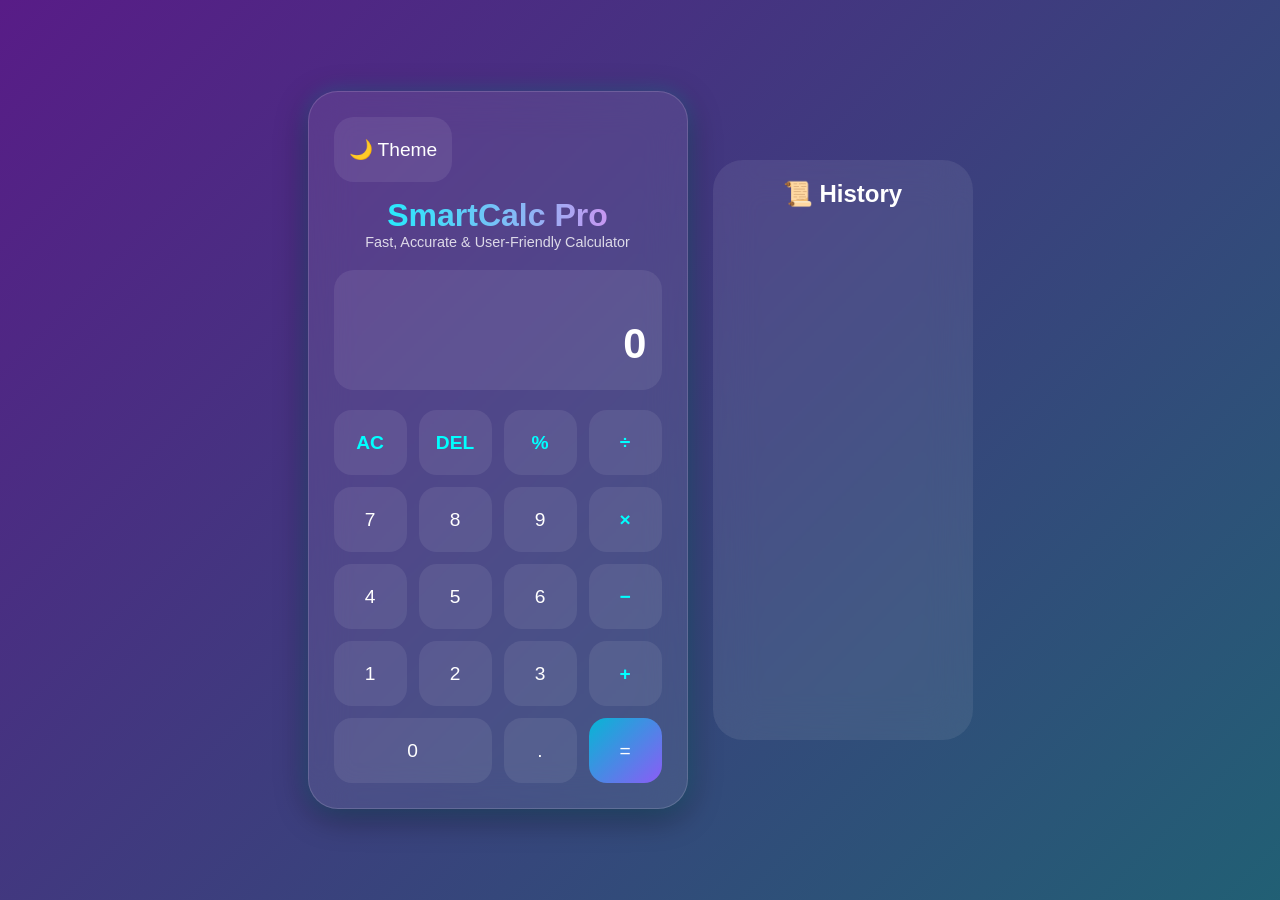
<file: Codsoft internship/calculator/index.html>
<!DOCTYPE html>
<html lang="en">
<head>
<meta charset="UTF-8">
<meta name="viewport" content="width=device-width, initial-scale=1.0">

<title>SmartCalc Pro</title>

<style>

*{
    margin:0;
    padding:0;
    box-sizing:border-box;
    font-family:'Segoe UI',sans-serif;
}

body{
    min-height:100vh;
    display:flex;
    justify-content:center;
    align-items:center;
    background:linear-gradient(
    -45deg,
    #0f172a,
    #1e1b4b,
    #0f766e,
    #581c87
    );
    background-size:400% 400%;
    animation:bgMove 12s ease infinite;
    color:white;
    overflow:hidden;
}

@keyframes bgMove{
    0%{background-position:0% 50%;}
    50%{background-position:100% 50%;}
    100%{background-position:0% 50%;}
}

.container{
    display:flex;
    gap:25px;
    flex-wrap:wrap;
    justify-content:center;
    align-items:center;
}

.calculator{
    width:380px;
    backdrop-filter:blur(20px);
    background:rgba(255,255,255,0.08);
    border:1px solid rgba(255,255,255,0.15);
    border-radius:30px;
    padding:25px;
    box-shadow:
    0 8px 32px rgba(0,0,0,.4),
    0 0 20px rgba(0,255,255,.2);
}

.header{
    text-align:center;
    margin-bottom:20px;
}

.header h1{
    font-size:2rem;
    background:linear-gradient(
    90deg,
    cyan,
    violet
    );
    -webkit-background-clip:text;
    -webkit-text-fill-color:transparent;
}

.header p{
    opacity:.8;
    font-size:.9rem;
}

.display{
    height:120px;
    border-radius:20px;
    background:rgba(255,255,255,.08);
    padding:15px;
    text-align:right;
    margin-bottom:20px;
    overflow:hidden;
}

.previous{
    font-size:1rem;
    opacity:.6;
    min-height:25px;
}

.current{
    font-size:2.6rem;
    font-weight:bold;
    margin-top:10px;
    transition:.2s;
}

.buttons{
    display:grid;
    grid-template-columns:repeat(4,1fr);
    gap:12px;
}

button{
    border:none;
    height:65px;
    border-radius:18px;
    cursor:pointer;
    color:white;
    font-size:1.2rem;
    background:rgba(255,255,255,.08);
    transition:.25s;
}

button:hover{
    transform:translateY(-3px);
    box-shadow:0 0 15px cyan;
}

button:active{
    transform:scale(.92);
}

.operator{
    color:cyan;
    font-weight:bold;
}

.equal{
    background:linear-gradient(
    135deg,
    #06b6d4,
    #8b5cf6
    );
}

.zero{
    grid-column:span 2;
}

.history{
    width:260px;
    height:580px;
    overflow:auto;
    backdrop-filter:blur(20px);
    background:rgba(255,255,255,.08);
    border-radius:30px;
    padding:20px;
}

.history h2{
    text-align:center;
    margin-bottom:15px;
}

.history-item{
    padding:10px;
    margin-bottom:10px;
    background:rgba(255,255,255,.05);
    border-radius:10px;
    word-wrap:break-word;
}

.top-controls{
    display:flex;
    justify-content:space-between;
    margin-bottom:15px;
}

.toggle{
    padding:8px 15px;
    border-radius:20px;
    border:none;
    cursor:pointer;
}

.light{
    background:#f5f5f5;
    color:#111;
}

.light .calculator,
.light .history{
    background:rgba(255,255,255,.7);
    color:#111;
}

.light button{
    color:#111;
}

@media(max-width:900px){

    .container{
        flex-direction:column;
    }

    .history{
        width:380px;
        height:250px;
    }

}

</style>
</head>
<body>

<div class="container">

<div class="calculator">

<div class="top-controls">
<button class="toggle">🌙 Theme</button>
</div>

<div class="header">
<h1>SmartCalc Pro</h1>
<p>Fast, Accurate & User-Friendly Calculator</p>
</div>

<div class="display">
<div class="previous"></div>
<div class="current">0</div>
</div>

<div class="buttons">

<button class="operator">AC</button>
<button class="operator">DEL</button>
<button class="operator">%</button>
<button class="operator">÷</button>

<button>7</button>
<button>8</button>
<button>9</button>
<button class="operator">×</button>

<button>4</button>
<button>5</button>
<button>6</button>
<button class="operator">−</button>

<button>1</button>
<button>2</button>
<button>3</button>
<button class="operator">+</button>

<button class="zero">0</button>
<button>.</button>
<button class="equal">=</button>

</div>

</div>

<div class="history">
<h2>📜 History</h2>
<div id="historyList"></div>
</div>

</div>

<script>

const current=document.querySelector(".current");
const previous=document.querySelector(".previous");
const buttons=document.querySelectorAll(".buttons button");
const historyList=document.getElementById("historyList");
const toggle=document.querySelector(".toggle");

let expression="";

function updateDisplay(){
current.textContent=expression || "0";
}

function addHistory(text){

const item=document.createElement("div");
item.classList.add("history-item");
item.textContent=text;

historyList.prepend(item);

if(historyList.children.length>15){
historyList.removeChild(
historyList.lastChild
);
}

}

function calculate(){

try{

let exp=expression
.replace(/×/g,"*")
.replace(/÷/g,"/")
.replace(/−/g,"-");

if(exp.includes("/0")){
throw Error();
}

let result=eval(exp);

if(
result===Infinity ||
isNaN(result)
){
throw Error();
}

previous.textContent=
expression + " =";

addHistory(
expression + " = " + result
);

expression=result.toString();

}

catch{
expression="Error";
}

updateDisplay();

}

buttons.forEach(btn=>{

btn.addEventListener("click",()=>{

const value=btn.textContent;

if(value==="AC"){

expression="";
previous.textContent="";

}

else if(value==="DEL"){

expression=
expression.slice(0,-1);

}

else if(value==="="){

calculate();

}

else if(value==="%"){

try{
expression=
(
parseFloat(expression)/100
).toString();
}
catch{
expression="Error";
}

}

else{

if(expression==="Error"){
expression="";
}

expression+=value;

}

updateDisplay();

});

});

document.addEventListener("keydown",(e)=>{

const key=e.key;

if("0123456789".includes(key))
expression+=key;

else if(
["+","-","*","/","."].
includes(key)
)
expression+=key;

else if(key==="Enter")
calculate();

else if(key==="Backspace")
expression=
expression.slice(0,-1);

else if(key==="Escape"){
expression="";
previous.textContent="";
}

updateDisplay();

});

toggle.addEventListener("click",()=>{

document.body.classList.toggle("light");

});

</script>

</body>
</html>
</file>
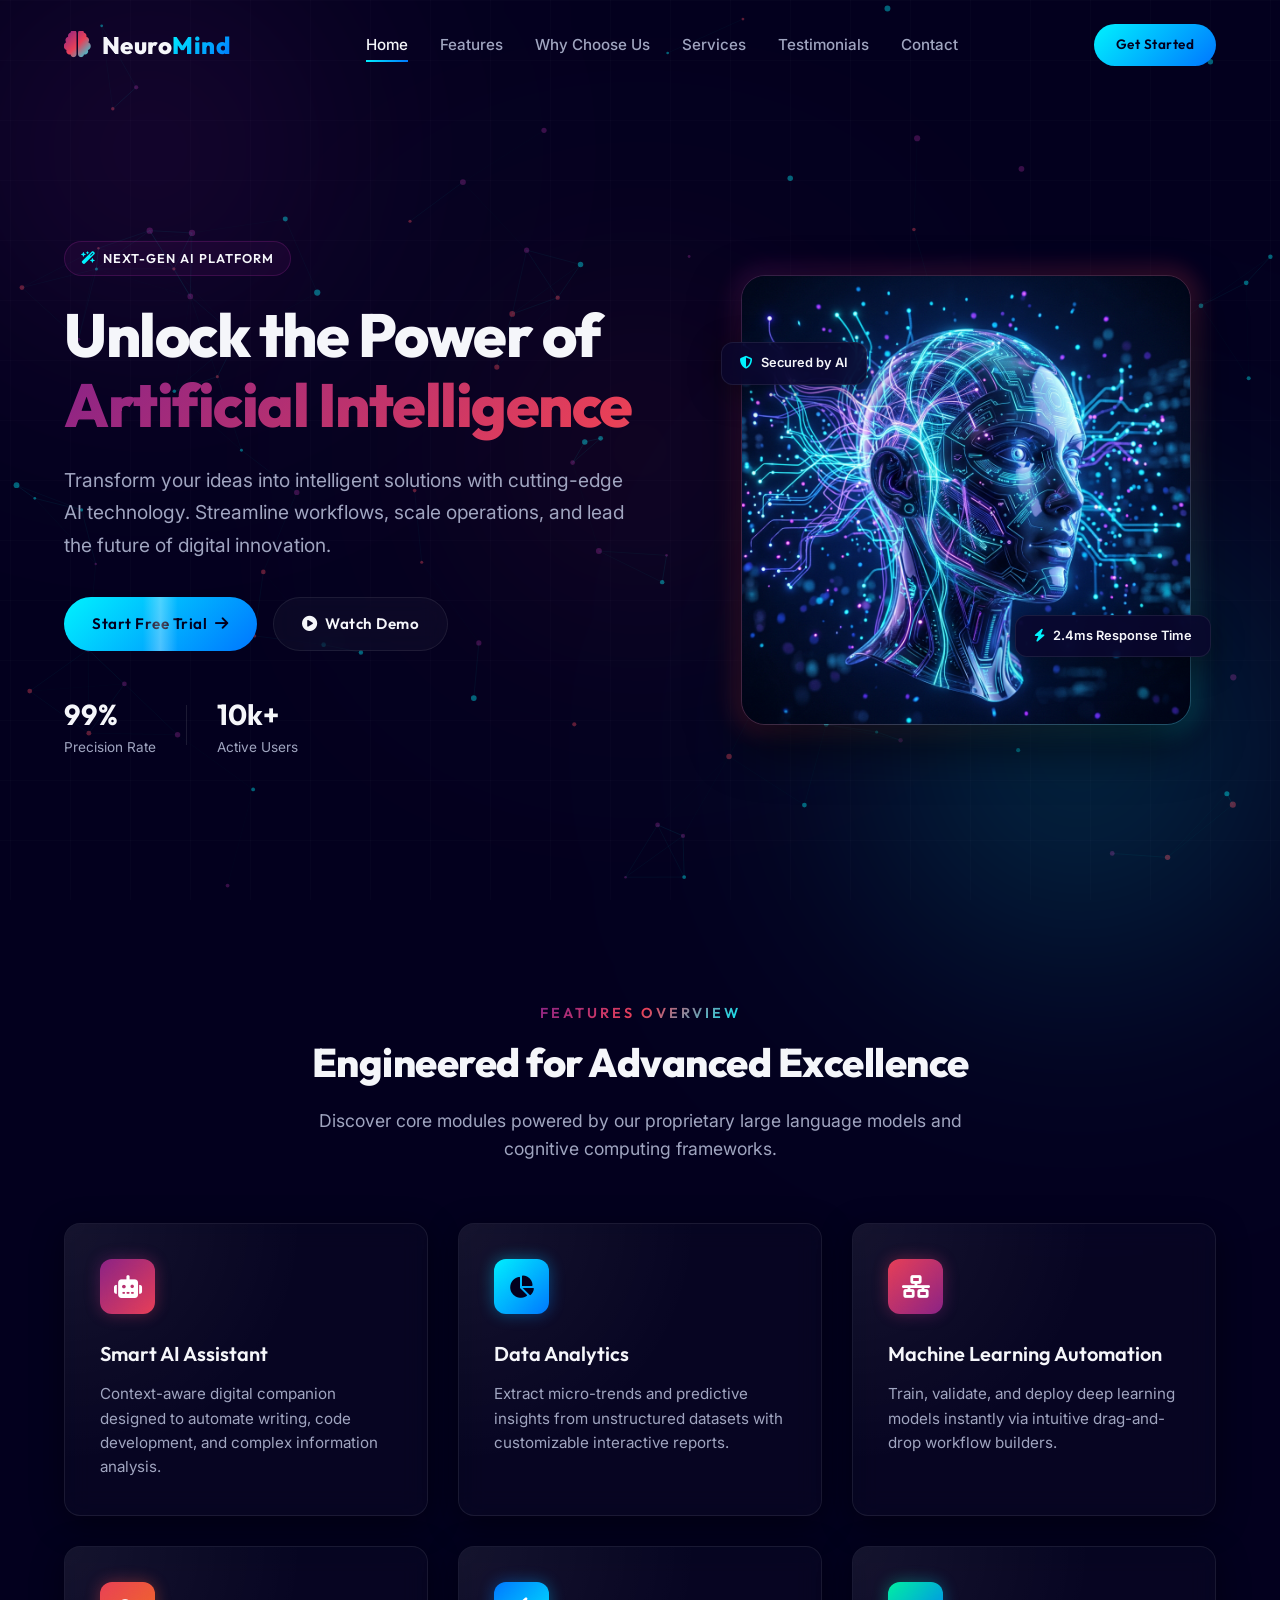
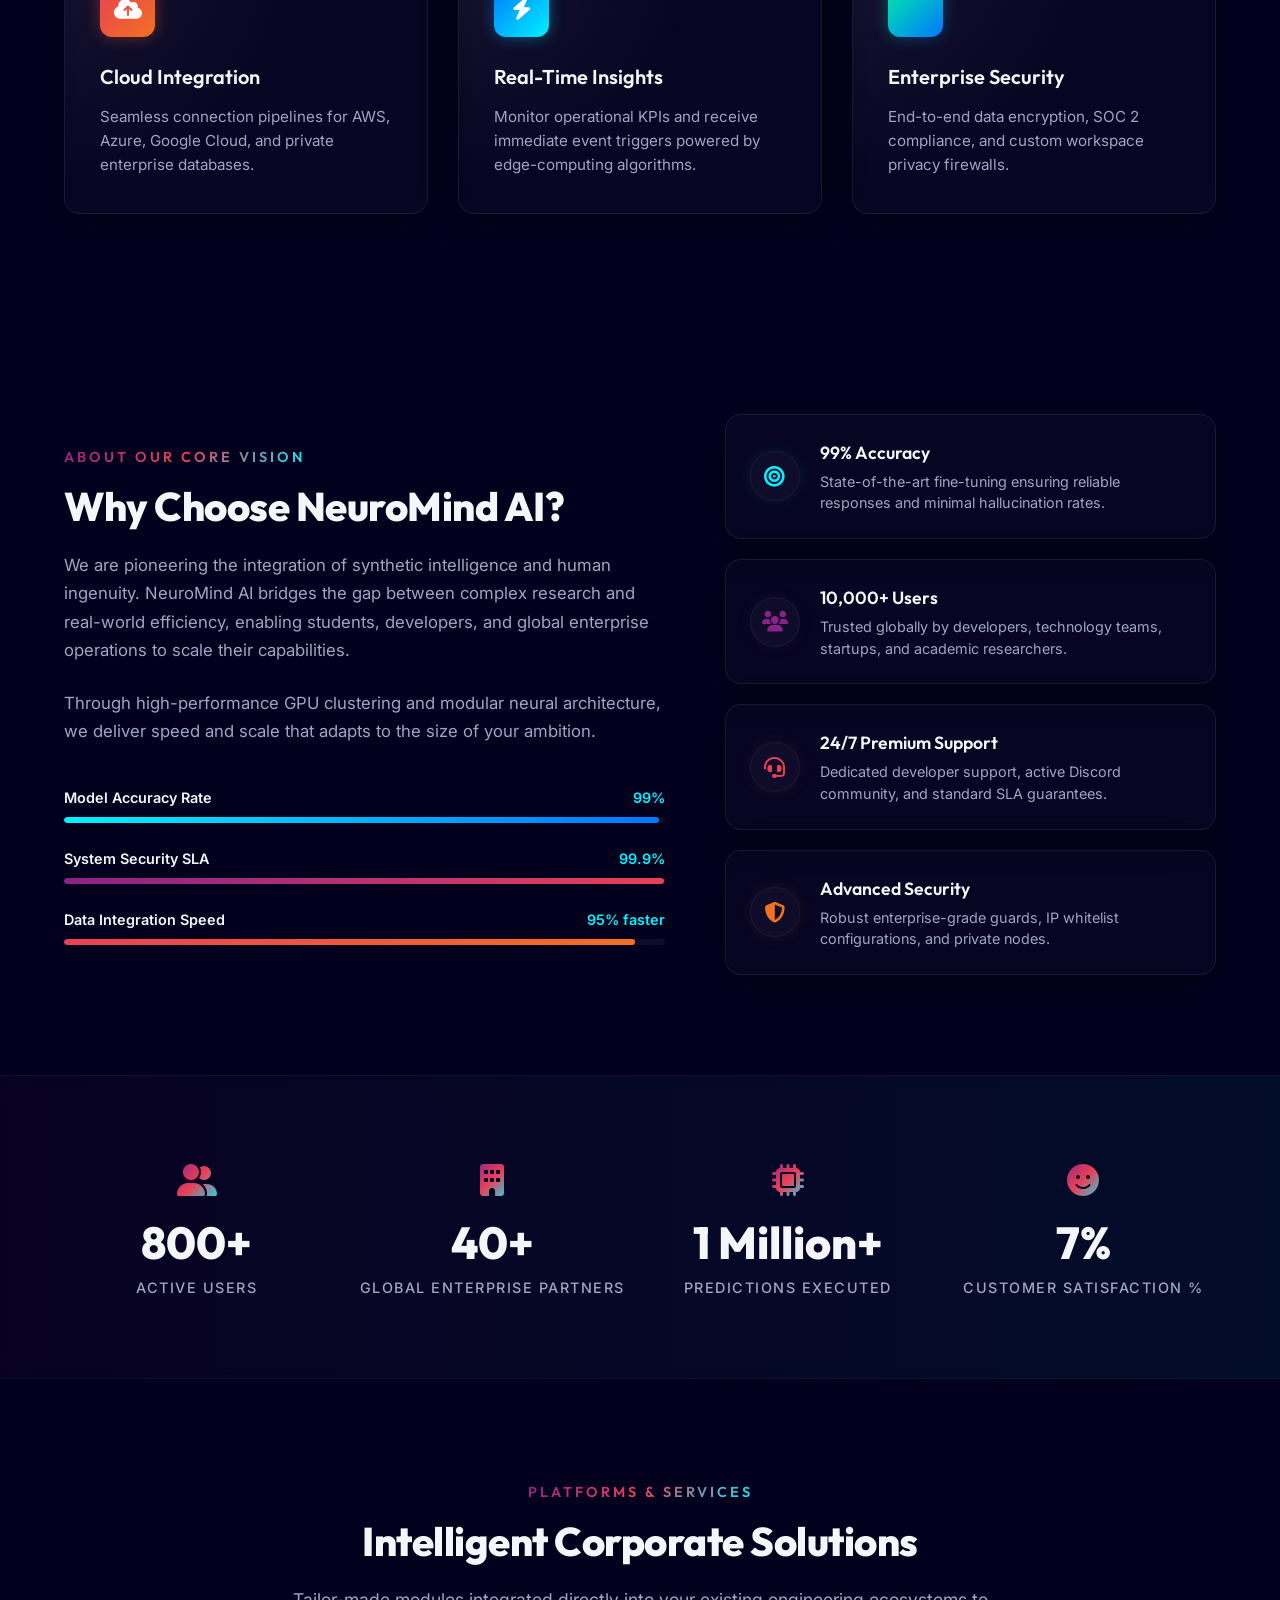
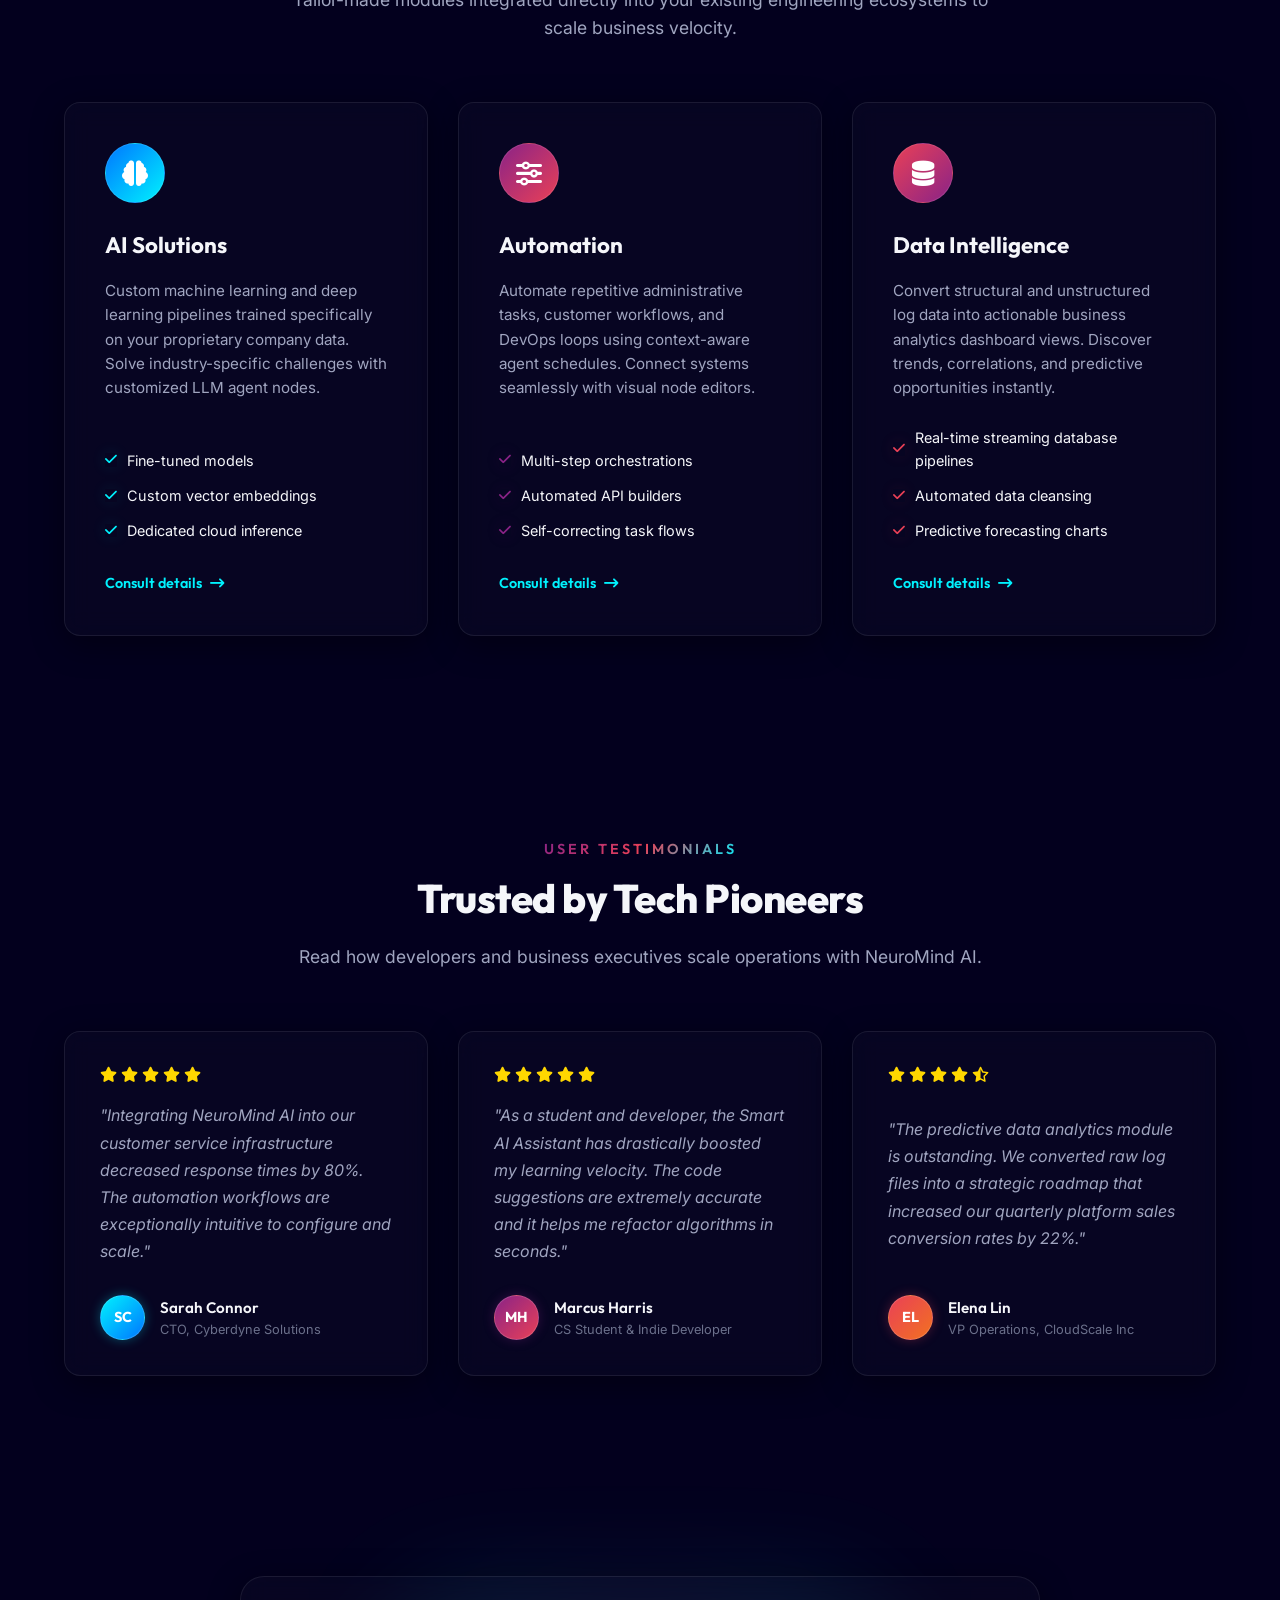
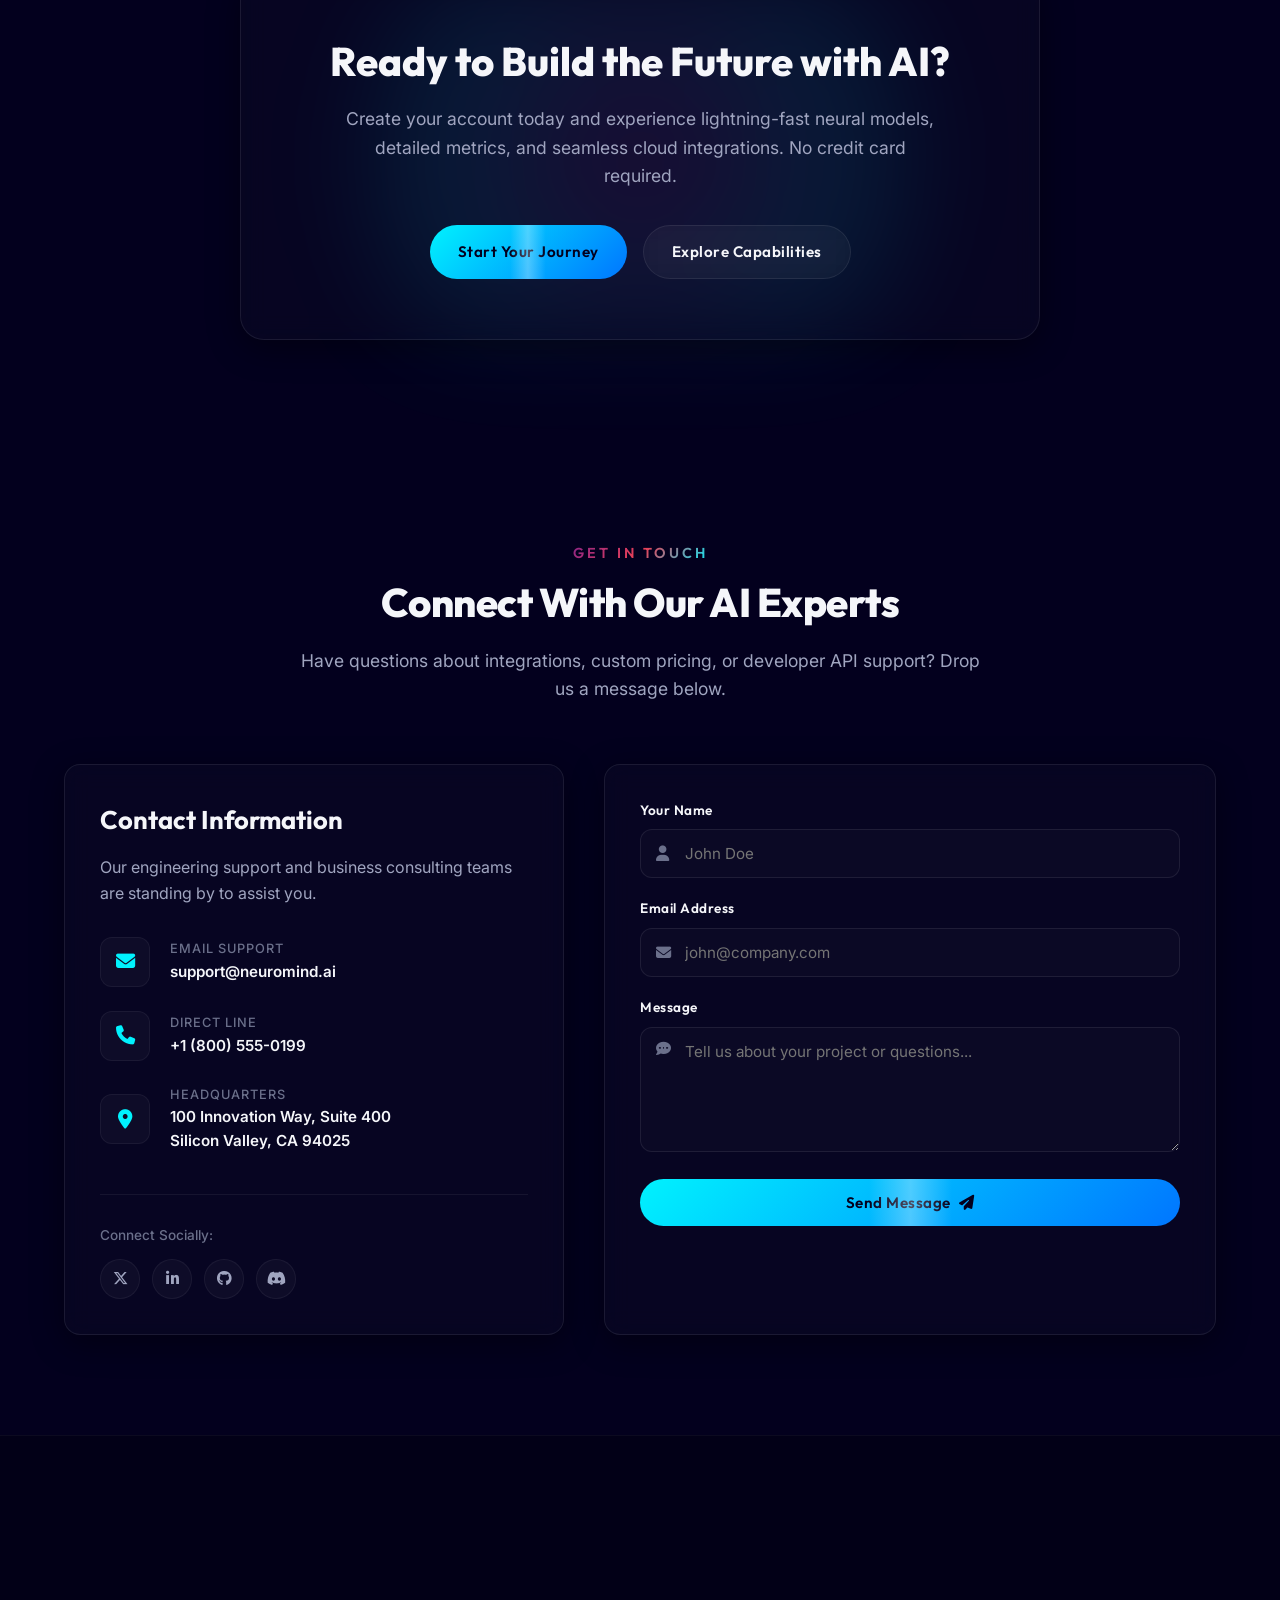
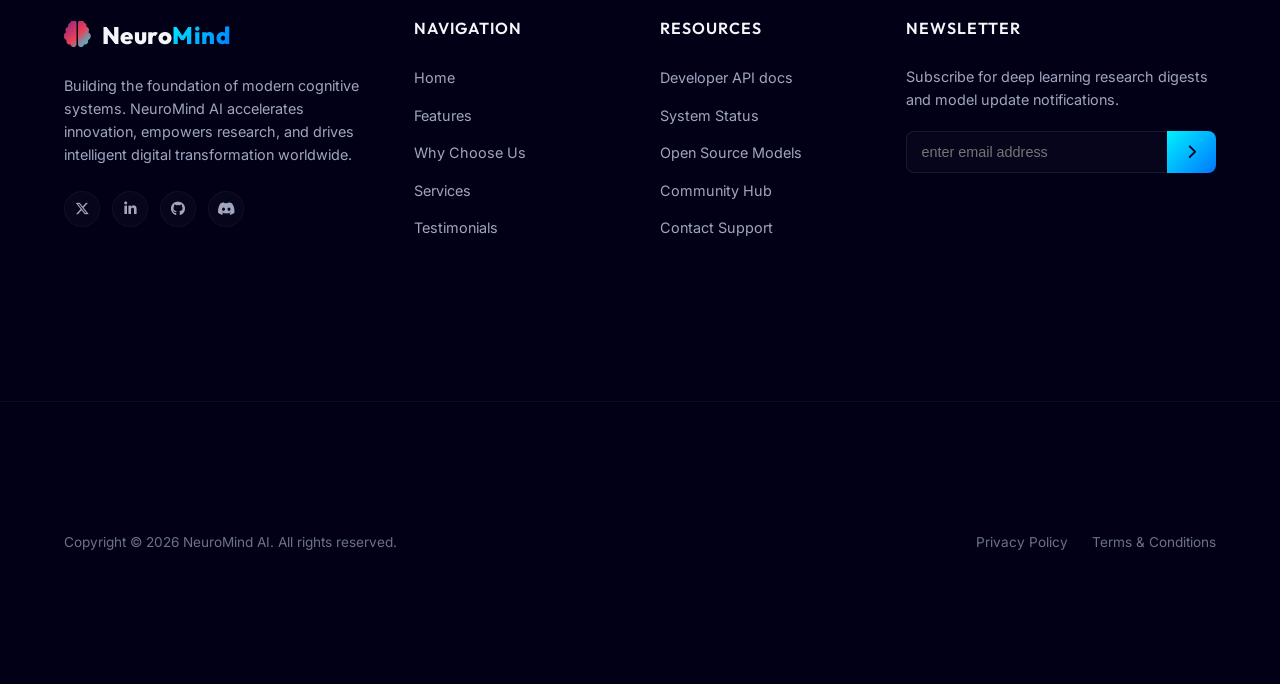
<file: Codsoft internship/landing page/index.html>
<!DOCTYPE html>
<html lang="en">
<head>
  <meta charset="UTF-8">
  <meta name="viewport" content="width=device-width, initial-scale=1.0">
  <title>NeuroMind AI – The Future of Intelligent Innovation</title>
  
  <meta name="description" content="Unlock the power of artificial intelligence with NeuroMind AI. Empowering developers, students, and businesses with advanced neural networks, real-time analytics, and machine learning solutions.">
  <meta name="keywords" content="AI platform, artificial intelligence, machine learning, automation, data intelligence, neural networks, predictive analytics">
  <meta name="author" content="NeuroMind AI">
  
  <meta property="og:type" content="website">
  <meta property="og:title" content="NeuroMind AI – The Future of Intelligent Innovation">
  <meta property="og:description" content="Unlock the power of artificial intelligence with NeuroMind AI. Elevate productivity, learning, and decision-making.">
  <meta property="og:image" content="assets/hero.png">
  
  <link rel="preconnect" href="https://fonts.googleapis.com">
  <link rel="preconnect" href="https://fonts.gstatic.com" crossorigin>
  <link href="https://fonts.googleapis.com/css2?family=Inter:wght@300;400;500;600&family=Outfit:wght@300;400;600;700;800&display=swap" rel="stylesheet">
  
  <link rel="stylesheet" href="https://cdnjs.cloudflare.com/ajax/libs/font-awesome/6.4.0/css/all.min.css">
  
  <style>

 
    :root {
      --bg-primary: #03001e;
      --bg-secondary: #0a062c;
      --bg-surface: rgba(10, 6, 44, 0.6);
      
      --accent-cyan: #00f2fe;
      --accent-purple: #8a2387;
      --accent-pink: #e94057;
      --accent-orange: #f27121;
      --accent-blue: #0076ff;
      --accent-green: #00f2a1;

      --gradient-main: linear-gradient(135deg, var(--accent-purple) 0%, var(--accent-pink) 50%, var(--accent-cyan) 100%);
      --gradient-cyan-blue: linear-gradient(135deg, var(--accent-cyan) 0%, var(--accent-blue) 100%);
      --gradient-purple-pink: linear-gradient(135deg, var(--accent-purple) 0%, var(--accent-pink) 100%);
      --gradient-pink-orange: linear-gradient(135deg, var(--accent-pink) 0%, var(--accent-orange) 100%);

      --text-primary: #f5f6fa;
      --text-secondary: #a0a5c0;
      --text-muted: #6b708b;

      --glass-bg: rgba(255, 255, 255, 0.02);
      --glass-border: rgba(255, 255, 255, 0.08);
      --glass-border-hover: rgba(255, 255, 255, 0.2);
      --glass-shadow: 0 8px 32px 0 rgba(0, 0, 0, 0.4);
      --backdrop-blur: blur(12px);

      --font-family-headings: 'Outfit', sans-serif;
      --font-family-body: 'Inter', sans-serif;

      --max-width: 1240px;
      --transition-fast: 0.25s cubic-bezier(0.4, 0, 0.2, 1);
      --transition-medium: 0.4s cubic-bezier(0.4, 0, 0.2, 1);
      --transition-slow: 0.8s cubic-bezier(0.16, 1, 0.3, 1);
    }

    * {
      margin: 0;
      padding: 0;
      box-sizing: border-box;
    }

    html {
      scroll-behavior: smooth;
      font-size: 16px;
      background-color: var(--bg-primary);
      overflow-x: hidden;
    }

    body {
      font-family: var(--font-family-body);
      color: var(--text-primary);
      line-height: 1.6;
      min-height: 100vh;
      position: relative;
      overflow-x: hidden;
    }

    ::-webkit-scrollbar {
      width: 10px;
    }
    ::-webkit-scrollbar-track {
      background: var(--bg-primary);
    }
    ::-webkit-scrollbar-thumb {
      background: rgba(138, 35, 135, 0.3);
      border-radius: 5px;
      border: 2px solid var(--bg-primary);
    }
    ::-webkit-scrollbar-thumb:hover {
      background: rgba(138, 35, 135, 0.6);
    }

    #particle-canvas {
      position: fixed;
      top: 0;
      left: 0;
      width: 100%;
      height: 100%;
      z-index: -2;
      pointer-events: none;
    }

    .glow-orb {
      position: fixed;
      border-radius: 50%;
      filter: blur(120px);
      opacity: 0.25;
      z-index: -1;
      pointer-events: none;
      mix-blend-mode: screen;
    }

    .glow-orb-1 {
      width: 500px;
      height: 500px;
      background: radial-gradient(circle, var(--accent-purple) 0%, transparent 70%);
      top: -100px;
      left: -100px;
      animation: floatOrb 20s infinite alternate ease-in-out;
    }

    .glow-orb-2 {
      width: 600px;
      height: 600px;
      background: radial-gradient(circle, var(--accent-cyan) 0%, transparent 70%);
      bottom: -150px;
      right: -100px;
      animation: floatOrb 25s infinite alternate-reverse ease-in-out;
    }

    .glow-orb-3 {
      width: 400px;
      height: 400px;
      background: radial-gradient(circle, var(--accent-pink) 0%, transparent 70%);
      top: 50%;
      left: 50%;
      transform: translate(-50%, -50%);
      opacity: 0.15;
    }

    @keyframes floatOrb {
      0% { transform: translate(0, 0) scale(1); }
      100% { transform: translate(50px, 30px) scale(1.1); }
    }

   
    .preloader {
      position: fixed;
      top: 0;
      left: 0;
      width: 100%;
      height: 100%;
      background-color: var(--bg-primary);
      display: flex;
      justify-content: center;
      align-items: center;
      z-index: 9999;
      transition: opacity 0.6s ease, visibility 0.6s;
    }

    .preloader.fade-out {
      opacity: 0;
      visibility: hidden;
    }

    .loader-container {
      text-align: center;
    }

    .loader-logo {
      font-family: var(--font-family-headings);
      font-size: 2.5rem;
      font-weight: 800;
      color: var(--text-primary);
      margin-bottom: 20px;
      letter-spacing: 1px;
    }

    .loader-logo span {
      background: var(--gradient-cyan-blue);
      -webkit-background-clip: text;
      -webkit-text-fill-color: transparent;
    }

    .loader-spinner {
      width: 60px;
      height: 60px;
      margin: 0 auto 20px;
      border: 3px solid rgba(255, 255, 255, 0.03);
      border-top: 3px solid var(--accent-cyan);
      border-bottom: 3px solid var(--accent-purple);
      border-radius: 50%;
      animation: spin 1.5s linear infinite;
    }

    .loader-status {
      font-size: 0.85rem;
      color: var(--text-secondary);
      letter-spacing: 2px;
      text-transform: uppercase;
      animation: pulse 1.5s infinite;
    }

    @keyframes spin {
      0% { transform: rotate(0deg); }
      100% { transform: rotate(360deg); }
    }

    @keyframes pulse {
      0%, 100% { opacity: 0.6; }
      50% { opacity: 1; }
    }
    
    h1, h2, h3, h4 {
      font-family: var(--font-family-headings);
      font-weight: 700;
      color: var(--text-primary);
    }

    p {
      color: var(--text-secondary);
    }

    a {
      text-decoration: none;
      color: inherit;
      transition: var(--transition-fast);
    }

    .section-container {
      width: 90%;
      max-width: var(--max-width);
      margin: 0 auto;
      padding: 100px 0;
    }

    .section-header {
      text-align: center;
      margin-bottom: 60px;
      max-width: 700px;
      margin-left: auto;
      margin-right: auto;
    }

    .section-subtitle {
      font-family: var(--font-family-headings);
      font-size: 0.9rem;
      font-weight: 600;
      text-transform: uppercase;
      letter-spacing: 3px;
      background: var(--gradient-main);
      -webkit-background-clip: text;
      -webkit-text-fill-color: transparent;
      display: inline-block;
      margin-bottom: 12px;
    }

    .section-title {
      font-size: 2.5rem;
      font-weight: 800;
      line-height: 1.25;
      margin-bottom: 20px;
      letter-spacing: -0.5px;
    }

    .section-description {
      font-size: 1.1rem;
      color: var(--text-secondary);
    }

    .gradient-text {
      background: var(--gradient-main);
      -webkit-background-clip: text;
      -webkit-text-fill-color: transparent;
      background-size: 200% auto;
      animation: gradientFlow 6s linear infinite;
    }

    @keyframes gradientFlow {
      0% { background-position: 0% 50%; }
      50% { background-position: 100% 50%; }
      100% { background-position: 0% 50%; }
    }

    .btn {
      display: inline-flex;
      align-items: center;
      justify-content: center;
      padding: 14px 28px;
      border-radius: 30px;
      font-family: var(--font-family-headings);
      font-weight: 600;
      font-size: 0.95rem;
      cursor: pointer;
      transition: all 0.3s cubic-bezier(0.4, 0, 0.2, 1);
      letter-spacing: 0.5px;
      gap: 8px;
      border: 1px solid transparent;
    }

    .btn-primary {
      background: var(--gradient-cyan-blue);
      color: #03001e;
      border: none;
    }

    .btn-primary:hover {
      transform: translateY(-3px);
      box-shadow: 0 10px 20px rgba(0, 242, 254, 0.3);
    }

    .btn-glow {
      position: relative;
      overflow: hidden;
    }

    .btn-glow::after {
      content: '';
      position: absolute;
      top: -50%;
      left: -50%;
      width: 200%;
      height: 200%;
      background: linear-gradient(
        45deg,
        transparent 45%,
        rgba(255, 255, 255, 0.3) 50%,
        transparent 55%
      );
      transform: rotate(45deg);
      transition: transform 0.6s ease-in-out;
      pointer-events: none;
    }

    .btn-glow:hover::after {
      transform: translate(50%, 50%) rotate(45deg);
    }

    .btn-secondary {
      background: rgba(255, 255, 255, 0.03);
      color: var(--text-primary);
      border: 1px solid var(--glass-border);
      backdrop-filter: var(--backdrop-blur);
      -webkit-backdrop-filter: var(--backdrop-blur);
    }

    .btn-secondary:hover {
      background: rgba(255, 255, 255, 0.08);
      border-color: var(--glass-border-hover);
      transform: translateY(-3px);
    }

    .btn-block {
      display: flex;
      width: 100%;
    }

    .glass-card {
      background: var(--glass-bg);
      backdrop-filter: var(--backdrop-blur);
      -webkit-backdrop-filter: var(--backdrop-blur);
      border: 1px solid var(--glass-border);
      border-radius: 16px;
      box-shadow: var(--glass-shadow);
      padding: 35px;
      position: relative;
      overflow: hidden;
      transition: border-color 0.3s ease, transform 0.3s cubic-bezier(0.4, 0, 0.2, 1), box-shadow 0.3s ease;
    }

    .glass-card:hover {
      border-color: var(--glass-border-hover);
      transform: translateY(-5px);
      box-shadow: 0 15px 35px rgba(0, 0, 0, 0.5);
    }

    .card-glow {
      position: absolute;
      top: 0;
      left: 0;
      width: 100%;
      height: 100%;
      background: radial-gradient(600px circle at var(--mouse-x, 0) var(--mouse-y, 0), rgba(255, 255, 255, 0.06), transparent 40%);
      z-index: 1;
      pointer-events: none;
    }

  
    .main-header {
      position: fixed;
      top: 0;
      left: 0;
      width: 100%;
      z-index: 1000;
      padding: 24px 0;
      transition: all 0.4s ease;
    }

    .main-header.scrolled {
      padding: 14px 0;
      background: rgba(3, 0, 30, 0.75);
      backdrop-filter: blur(20px);
      -webkit-backdrop-filter: blur(20px);
      border-bottom: 1px solid rgba(255, 255, 255, 0.05);
    }

    .header-container {
      width: 90%;
      max-width: var(--max-width);
      margin: 0 auto;
      display: flex;
      justify-content: space-between;
      align-items: center;
    }

    .logo {
      font-family: var(--font-family-headings);
      font-size: 1.5rem;
      font-weight: 800;
      display: flex;
      align-items: center;
      gap: 10px;
      letter-spacing: 0.5px;
    }

    .logo-icon {
      background: var(--gradient-main);
      -webkit-background-clip: text;
      -webkit-text-fill-color: transparent;
      font-size: 1.7rem;
    }

    .logo-accent {
      background: var(--gradient-cyan-blue);
      -webkit-background-clip: text;
      -webkit-text-fill-color: transparent;
    }

    .nav-menu {
      display: flex;
      list-style: none;
      gap: 32px;
    }

    .nav-link {
      font-size: 0.95rem;
      font-weight: 500;
      color: var(--text-secondary);
      position: relative;
      padding: 8px 0;
    }

    .nav-link::after {
      content: '';
      position: absolute;
      bottom: 0;
      left: 0;
      width: 0;
      height: 2px;
      background: var(--gradient-cyan-blue);
      transition: width 0.3s ease;
    }

    .nav-link:hover, .nav-link.active {
      color: var(--text-primary);
    }

    .nav-link:hover::after, .nav-link.active::after {
      width: 100%;
    }

    .header-actions {
      display: flex;
      align-items: center;
      gap: 16px;
    }

    .nav-cta {
      padding: 10px 22px;
      font-size: 0.85rem;
    }

    .nav-cta-mobile {
      display: none;
    }

    .hamburger-menu {
      display: none;
      background: none;
      border: none;
      cursor: pointer;
      padding: 5px;
    }

    .hamburger-menu .bar {
      display: block;
      width: 25px;
      height: 2px;
      background-color: var(--text-primary);
      margin: 6px 0;
      transition: all 0.3s ease;
    }

    .hamburger-menu.active .bar:nth-child(1) {
      transform: translateY(8px) rotate(45deg);
    }

    .hamburger-menu.active .bar:nth-child(2) {
      opacity: 0;
    }

    .hamburger-menu.active .bar:nth-child(3) {
      transform: translateY(-8px) rotate(-45deg);
    }


    .hero-section {
      min-height: 100vh;
      display: flex;
      align-items: center;
      padding-top: 100px;
      position: relative;
    }

    .hero-section::before {
      content: '';
      position: absolute;
      top: 0;
      left: 0;
      width: 100%;
      height: 100%;
      background-image: linear-gradient(rgba(255, 255, 255, 0.015) 1px, transparent 1px),
                        linear-gradient(90deg, rgba(255, 255, 255, 0.015) 1px, transparent 1px);
      background-size: 60px 60px;
      background-position: center;
      pointer-events: none;
      z-index: -1;
    }

    .hero-container {
      display: grid;
      grid-template-columns: 1.1fr 0.9fr;
      align-items: center;
      gap: 40px;
    }

    .hero-badge {
      display: inline-flex;
      align-items: center;
      gap: 8px;
      background: rgba(138, 35, 135, 0.1);
      border: 1px solid rgba(138, 35, 135, 0.3);
      padding: 6px 16px;
      border-radius: 20px;
      margin-bottom: 24px;
    }

    .badge-icon {
      color: var(--accent-cyan);
      font-size: 0.8rem;
      animation: float 2s infinite ease-in-out;
    }

    .badge-text {
      font-family: var(--font-family-headings);
      font-size: 0.8rem;
      font-weight: 600;
      color: var(--text-primary);
      letter-spacing: 1px;
      text-transform: uppercase;
    }

    .hero-title {
      font-size: 3.8rem;
      line-height: 1.15;
      font-weight: 800;
      margin-bottom: 24px;
      letter-spacing: -1.5px;
    }

    .hero-subtitle {
      font-size: 1.2rem;
      line-height: 1.7;
      color: var(--text-secondary);
      margin-bottom: 35px;
      max-width: 580px;
    }

    .hero-cta-group {
      display: flex;
      gap: 16px;
      margin-bottom: 40px;
    }

    .hero-metrics {
      display: flex;
      align-items: center;
      gap: 30px;
    }

    .hero-metric-item {
      display: flex;
      flex-direction: column;
    }

    .hero-metric-item .metric-num {
      font-family: var(--font-family-headings);
      font-size: 1.8rem;
      font-weight: 700;
      color: var(--text-primary);
    }

    .hero-metric-item .metric-label {
      font-size: 0.85rem;
      color: var(--text-secondary);
    }

    .hero-metric-divider {
      width: 1px;
      height: 40px;
      background: rgba(255, 255, 255, 0.1);
    }

    .hero-visual {
      position: relative;
      display: flex;
      justify-content: center;
      align-items: center;
    }

    .hero-image-wrapper {
      position: relative;
      width: 100%;
      max-width: 450px;
      border-radius: 24px;
      z-index: 2;
      animation: float 6s infinite ease-in-out;
    }

    @keyframes float {
      0%, 100% { transform: translateY(0); }
      50% { transform: translateY(-15px); }
    }

    .hero-image-border {
      position: absolute;
      top: -10px;
      left: -10px;
      right: -10px;
      bottom: -10px;
      border-radius: 34px;
      background: var(--gradient-main);
      z-index: -1;
      opacity: 0.2;
      filter: blur(10px);
    }

    .hero-image {
      width: 100%;
      height: auto;
      border-radius: 24px;
      display: block;
      border: 1px solid rgba(255, 255, 255, 0.1);
      box-shadow: 0 20px 50px rgba(0, 0, 0, 0.6);
    }

    .floating-badge {
      position: absolute;
      background: rgba(10, 6, 44, 0.85);
      backdrop-filter: blur(8px);
      -webkit-backdrop-filter: blur(8px);
      border: 1px solid var(--glass-border);
      padding: 10px 18px;
      border-radius: 12px;
      font-size: 0.8rem;
      font-weight: 600;
      display: flex;
      align-items: center;
      gap: 8px;
      box-shadow: var(--glass-shadow);
      color: var(--text-primary);
    }

    .floating-badge i {
      color: var(--accent-cyan);
    }

    .fb-1 {
      top: 15%;
      left: -20px;
      animation: float 5s infinite ease-in-out alternate;
    }

    .fb-2 {
      bottom: 15%;
      right: -20px;
      animation: float 5s infinite ease-in-out alternate-reverse;
    }

  
    .features-grid {
      display: grid;
      grid-template-columns: repeat(3, 1fr);
      gap: 30px;
    }

    .feature-card {
      display: flex;
      flex-direction: column;
      align-items: flex-start;
      z-index: 5;
    }

    .card-icon-container {
      width: 55px;
      height: 55px;
      border-radius: 12px;
      display: flex;
      align-items: center;
      justify-content: center;
      font-size: 1.4rem;
      margin-bottom: 24px;
      color: #03001e;
      position: relative;
      z-index: 2;
    }

    .card-icon-container::after {
      content: '';
      position: absolute;
      top: 0;
      left: 0;
      width: 100%;
      height: 100%;
      border-radius: 12px;
      background: inherit;
      filter: blur(8px);
      opacity: 0.4;
      z-index: -1;
    }

    .bg-gradient-purple { background: var(--gradient-purple-pink); color: #fff; }
    .bg-gradient-cyan { background: var(--gradient-cyan-blue); color: #03001e; }
    .bg-gradient-pink { background: linear-gradient(135deg, var(--accent-pink) 0%, var(--accent-purple) 100%); color: #fff; }
    .bg-gradient-orange { background: var(--gradient-pink-orange); color: #fff; }
    .bg-gradient-blue { background: linear-gradient(135deg, var(--accent-blue) 0%, var(--accent-cyan) 100%); color: #fff; }
    .bg-gradient-green { background: linear-gradient(135deg, var(--accent-green) 0%, var(--accent-blue) 100%); color: #03001e; }

    .feature-card .card-title {
      font-size: 1.25rem;
      margin-bottom: 12px;
      font-weight: 600;
      z-index: 2;
    }

    .feature-card .card-description {
      font-size: 0.95rem;
      line-height: 1.6;
      color: var(--text-secondary);
      z-index: 2;
    }

    .feature-card:hover .card-icon-container {
      transform: scale(1.1) rotate(5deg);
      transition: transform 0.3s cubic-bezier(0.175, 0.885, 0.32, 1.275);
    }


    .about-grid {
      display: grid;
      grid-template-columns: 1.1fr 0.9fr;
      align-items: center;
      gap: 60px;
    }

    .about-paragraph {
      font-size: 1.05rem;
      line-height: 1.7;
      color: var(--text-secondary);
      margin-bottom: 24px;
    }

    .about-progress-group {
      margin-top: 40px;
      display: flex;
      flex-direction: column;
      gap: 24px;
    }

    .progress-item {
      display: flex;
      flex-direction: column;
      gap: 8px;
    }

    .progress-info {
      display: flex;
      justify-content: space-between;
      font-size: 0.9rem;
      font-weight: 600;
    }

    .progress-label {
      color: var(--text-primary);
    }

    .progress-val {
      color: var(--accent-cyan);
    }

    .progress-bar-bg {
      width: 100%;
      height: 6px;
      background: rgba(255, 255, 255, 0.05);
      border-radius: 10px;
      overflow: hidden;
    }

    .progress-bar-fill {
      height: 100%;
      border-radius: 10px;
      width: 0;
      transition: width 1.5s cubic-bezier(0.1, 1, 0.1, 1);
    }

    .progress-fill-cyan { background: var(--gradient-cyan-blue); }
    .progress-fill-purple { background: var(--gradient-purple-pink); }
    .progress-fill-pink { background: var(--gradient-pink-orange); }

    .about-perks-container {
      display: flex;
      flex-direction: column;
      gap: 20px;
    }

    .perk-card {
      display: flex;
      gap: 20px;
      padding: 24px;
      align-items: center;
      border-radius: 16px;
    }

    .perk-icon-wrapper {
      width: 50px;
      height: 50px;
      border-radius: 50%;
      background: rgba(255, 255, 255, 0.03);
      display: flex;
      align-items: center;
      justify-content: center;
      font-size: 1.3rem;
      flex-shrink: 0;
      border: 1px solid rgba(255, 255, 255, 0.05);
    }

    .text-cyan { color: var(--accent-cyan); box-shadow: 0 0 15px rgba(0, 242, 254, 0.1); }
    .text-purple { color: var(--accent-purple); box-shadow: 0 0 15px rgba(138, 35, 135, 0.1); }
    .text-pink { color: var(--accent-pink); box-shadow: 0 0 15px rgba(233, 64, 87, 0.1); }
    .text-orange { color: var(--accent-orange); box-shadow: 0 0 15px rgba(242, 113, 33, 0.1); }

    .perk-details h4 {
      font-size: 1.1rem;
      font-weight: 600;
      margin-bottom: 4px;
    }

    .perk-details p {
      font-size: 0.9rem;
      line-height: 1.5;
      color: var(--text-secondary);
    }

  
    .stats-section {
      position: relative;
      padding: 40px 0;
      z-index: 5;
    }

    .stats-bg-gradient {
      position: absolute;
      top: 0;
      left: 0;
      width: 100%;
      height: 100%;
      background: linear-gradient(90deg, rgba(138, 35, 135, 0.05) 0%, rgba(0, 242, 254, 0.05) 100%);
      border-top: 1px solid rgba(255, 255, 255, 0.04);
      border-bottom: 1px solid rgba(255, 255, 255, 0.04);
      backdrop-filter: var(--backdrop-blur);
      -webkit-backdrop-filter: var(--backdrop-blur);
      z-index: -1;
    }

    .stats-grid {
      display: grid;
      grid-template-columns: repeat(4, 1fr);
      gap: 30px;
      text-align: center;
      padding: 40px 0;
    }

    .stat-item {
      display: flex;
      flex-direction: column;
      align-items: center;
      gap: 10px;
    }

    .stat-icon {
      font-size: 2rem;
      background: var(--gradient-main);
      -webkit-background-clip: text;
      -webkit-text-fill-color: transparent;
      margin-bottom: 5px;
    }

    .stat-number {
      font-family: var(--font-family-headings);
      font-size: 2.8rem;
      font-weight: 800;
      color: var(--text-primary);
      line-height: 1;
    }

    .stat-label {
      font-size: 0.9rem;
      font-weight: 500;
      color: var(--text-secondary);
      text-transform: uppercase;
      letter-spacing: 1.5px;
    }

    .services-grid {
      display: grid;
      grid-template-columns: repeat(3, 1fr);
      gap: 30px;
    }

    .service-card {
      display: flex;
      flex-direction: column;
      padding: 40px;
    }

    .service-icon-bg {
      width: 60px;
      height: 60px;
      border-radius: 50%;
      display: flex;
      align-items: center;
      justify-content: center;
      font-size: 1.6rem;
      margin-bottom: 25px;
      color: #fff;
      border: 1px solid rgba(255, 255, 255, 0.1);
    }

    .service-card h3 {
      font-size: 1.4rem;
      font-weight: 700;
      margin-bottom: 15px;
    }

    .service-card p {
      font-size: 0.95rem;
      line-height: 1.6;
      color: var(--text-secondary);
      margin-bottom: 25px;
    }

    .service-features {
      list-style: none;
      display: flex;
      flex-direction: column;
      gap: 12px;
      margin-bottom: 30px;
      margin-top: auto;
    }

    .service-features li {
      display: flex;
      align-items: center;
      gap: 10px;
      font-size: 0.9rem;
      color: var(--text-primary);
    }

    .service-features li i {
      font-size: 0.85rem;
    }

    .service-link {
      font-family: var(--font-family-headings);
      font-size: 0.9rem;
      font-weight: 600;
      display: inline-flex;
      align-items: center;
      gap: 8px;
      color: var(--accent-cyan);
    }

    .service-link i {
      transition: transform 0.3s ease;
    }

    .service-link:hover {
      color: var(--text-primary);
    }

    .service-link:hover i {
      transform: translateX(5px);
    }

    .testimonials-grid {
      display: grid;
      grid-template-columns: repeat(3, 1fr);
      gap: 30px;
    }

    .testimonial-card {
      display: flex;
      flex-direction: column;
      justify-content: space-between;
    }

    .rating {
      color: #ffd700;
      margin-bottom: 20px;
      display: flex;
      gap: 4px;
    }

    .rating i {
      font-size: 0.95rem;
    }

    .testimonial-text {
      font-size: 1rem;
      line-height: 1.7;
      font-style: italic;
      color: var(--text-secondary);
      margin-bottom: 30px;
    }

    .testimonial-user {
      display: flex;
      align-items: center;
      gap: 15px;
    }

    .user-avatar {
      width: 45px;
      height: 45px;
      border-radius: 50%;
      display: flex;
      align-items: center;
      justify-content: center;
      font-weight: 700;
      font-family: var(--font-family-headings);
      font-size: 0.9rem;
      color: #fff;
      border: 1px solid rgba(255, 255, 255, 0.15);
    }

    .bg-glow-blue {
      background: var(--gradient-cyan-blue);
      box-shadow: 0 0 12px rgba(0, 242, 254, 0.3);
    }

    .bg-glow-purple {
      background: var(--gradient-purple-pink);
      box-shadow: 0 0 12px rgba(138, 35, 135, 0.3);
    }

    .bg-glow-pink {
      background: var(--gradient-pink-orange);
      box-shadow: 0 0 12px rgba(233, 64, 87, 0.3);
    }

    .user-info {
      display: flex;
      flex-direction: column;
    }

    .user-name {
      font-family: var(--font-family-headings);
      font-size: 0.95rem;
      font-weight: 600;
      color: var(--text-primary);
    }

    .user-role {
      font-size: 0.8rem;
      color: var(--text-muted);
    }

    .cta-section {
      position: relative;
      padding: 100px 0;
      overflow: hidden;
    }

    .cta-glow-bg {
      position: absolute;
      top: 50%;
      left: 50%;
      transform: translate(-50%, -50%);
      width: 800px;
      height: 350px;
      background: radial-gradient(circle, rgba(138, 35, 135, 0.15) 0%, rgba(0, 242, 254, 0.1) 50%, transparent 70%);
      z-index: -1;
      filter: blur(50px);
    }

    .cta-container {
      max-width: 800px;
      margin: 0 auto;
      text-align: center;
      background: rgba(255, 255, 255, 0.02);
      backdrop-filter: var(--backdrop-blur);
      -webkit-backdrop-filter: var(--backdrop-blur);
      border: 1px solid var(--glass-border);
      border-radius: 24px;
      padding: 60px 40px;
      box-shadow: var(--glass-shadow);
    }

    .cta-title {
      font-size: 2.5rem;
      font-weight: 800;
      margin-bottom: 20px;
      line-height: 1.2;
    }

    .cta-description {
      font-size: 1.1rem;
      color: var(--text-secondary);
      margin-bottom: 35px;
      max-width: 600px;
      margin-left: auto;
      margin-right: auto;
    }

    .cta-buttons {
      display: flex;
      justify-content: center;
      gap: 16px;
    }

  
    .contact-grid {
      display: grid;
      grid-template-columns: 0.9fr 1.1fr;
      gap: 40px;
      align-items: stretch;
    }

    .contact-info-panel {
      display: flex;
      flex-direction: column;
      justify-content: space-between;
    }

    .contact-info-panel h3 {
      font-size: 1.6rem;
      margin-bottom: 15px;
    }

    .contact-info-panel p {
      color: var(--text-secondary);
      margin-bottom: 30px;
    }

    .info-list {
      display: flex;
      flex-direction: column;
      gap: 24px;
    }

    .info-item {
      display: flex;
      gap: 20px;
      align-items: center;
    }

    .info-icon {
      width: 50px;
      height: 50px;
      border-radius: 12px;
      background: rgba(255, 255, 255, 0.03);
      display: flex;
      align-items: center;
      justify-content: center;
      font-size: 1.2rem;
      border: 1px solid rgba(255, 255, 255, 0.05);
      color: var(--accent-cyan);
    }

    .info-text {
      display: flex;
      flex-direction: column;
    }

    .info-label {
      font-size: 0.8rem;
      font-weight: 500;
      color: var(--text-muted);
      text-transform: uppercase;
      letter-spacing: 1px;
    }

    .info-val {
      font-size: 0.95rem;
      font-weight: 600;
      color: var(--text-primary);
    }

    a.info-val:hover {
      color: var(--accent-cyan);
    }

    .contact-socials {
      margin-top: 40px;
      border-top: 1px solid rgba(255, 255, 255, 0.06);
      padding-top: 30px;
    }

    .socials-label {
      display: block;
      font-size: 0.85rem;
      color: var(--text-muted);
      margin-bottom: 12px;
      font-weight: 500;
    }

    .social-icons {
      display: flex;
      gap: 12px;
    }

    .social-btn {
      width: 40px;
      height: 40px;
      border-radius: 50%;
      background: rgba(255, 255, 255, 0.03);
      display: flex;
      align-items: center;
      justify-content: center;
      border: 1px solid rgba(255, 255, 255, 0.05);
      color: var(--text-secondary);
      font-size: 0.95rem;
      transition: all 0.3s ease;
    }

    .social-btn:hover {
      background: var(--gradient-cyan-blue);
      color: #03001e;
      transform: translateY(-3px);
      border-color: transparent;
      box-shadow: 0 5px 15px rgba(0, 242, 254, 0.3);
    }

    .contact-form-panel form {
      display: flex;
      flex-direction: column;
      gap: 20px;
    }

    .form-row {
      width: 100%;
    }

    .form-group {
      display: flex;
      flex-direction: column;
      gap: 8px;
    }

    .form-group label {
      font-family: var(--font-family-headings);
      font-size: 0.85rem;
      font-weight: 600;
      color: var(--text-primary);
      letter-spacing: 0.5px;
    }

    .input-wrapper {
      position: relative;
      width: 100%;
    }

    .input-icon {
      position: absolute;
      left: 16px;
      top: 50%;
      transform: translateY(-50%);
      color: var(--text-muted);
      font-size: 0.95rem;
    }

    .textarea-icon {
      top: 22px;
    }

    .contact-form-panel input, 
    .contact-form-panel textarea {
      width: 100%;
      background: rgba(255, 255, 255, 0.02);
      border: 1px solid var(--glass-border);
      border-radius: 12px;
      padding: 14px 16px 14px 44px;
      color: var(--text-primary);
      font-family: var(--font-family-body);
      font-size: 0.95rem;
      outline: none;
      transition: all 0.3s ease;
    }

    .contact-form-panel textarea {
      resize: vertical;
    }

    .contact-form-panel input:focus, 
    .contact-form-panel textarea:focus {
      border-color: var(--accent-cyan);
      background: rgba(255, 255, 255, 0.05);
      box-shadow: 0 0 15px rgba(0, 242, 254, 0.15);
    }

    .form-group.invalid input,
    .form-group.invalid textarea {
      border-color: var(--accent-pink);
    }

    .error-msg {
      font-size: 0.8rem;
      color: var(--accent-pink);
      margin-top: 2px;
      display: none;
    }

    .form-group.invalid .error-msg {
      display: block;
    }

   
    .footer-section {
      background: #020017;
      border-top: 1px solid rgba(255, 255, 255, 0.04);
      padding: 80px 0 0 0;
      position: relative;
      z-index: 5;
    }

    .footer-grid {
      display: grid;
      grid-template-columns: 1.5fr 1fr 1fr 1.5fr;
      gap: 40px;
      margin-bottom: 60px;
    }

    .footer-logo {
      margin-bottom: 20px;
    }

    .footer-desc {
      font-size: 0.9rem;
      line-height: 1.6;
      color: var(--text-secondary);
      margin-bottom: 25px;
      max-width: 320px;
    }

    .footer-social-icons {
      display: flex;
      gap: 12px;
    }

    .footer-social-icons a {
      width: 36px;
      height: 36px;
      border-radius: 50%;
      background: rgba(255, 255, 255, 0.02);
      display: flex;
      align-items: center;
      justify-content: center;
      border: 1px solid rgba(255, 255, 255, 0.04);
      color: var(--text-secondary);
      font-size: 0.9rem;
      transition: all 0.3s ease;
    }

    .footer-social-icons a:hover {
      background: var(--gradient-purple-pink);
      color: #fff;
      transform: translateY(-3px);
      border-color: transparent;
      box-shadow: 0 5px 12px rgba(138, 35, 135, 0.3);
    }

    .footer-links h4,
    .footer-newsletter h4 {
      font-size: 1rem;
      font-weight: 600;
      text-transform: uppercase;
      letter-spacing: 1px;
      margin-bottom: 24px;
    }

    .footer-links ul {
      list-style: none;
      display: flex;
      flex-direction: column;
      gap: 12px;
    }

    .footer-links ul a {
      font-size: 0.9rem;
      color: var(--text-secondary);
    }

    .footer-links ul a:hover {
      color: var(--accent-cyan);
      padding-left: 5px;
    }

    .footer-newsletter p {
      font-size: 0.9rem;
      color: var(--text-secondary);
      margin-bottom: 20px;
    }

    .newsletter-form {
      display: flex;
      width: 100%;
    }

    .newsletter-form input {
      flex-grow: 1;
      background: rgba(255, 255, 255, 0.02);
      border: 1px solid var(--glass-border);
      border-right: none;
      border-radius: 8px 0 0 8px;
      padding: 12px 14px;
      color: #fff;
      font-size: 0.9rem;
      outline: none;
      transition: all 0.3s ease;
    }

    .newsletter-form input:focus {
      border-color: var(--accent-cyan);
      background: rgba(255, 255, 255, 0.04);
    }

    .newsletter-form button {
      background: var(--gradient-cyan-blue);
      color: #03001e;
      border: none;
      padding: 0 20px;
      border-radius: 0 8px 8px 0;
      cursor: pointer;
      font-size: 0.9rem;
      transition: all 0.3s ease;
    }

    .newsletter-form button:hover {
      filter: brightness(1.1);
    }

    .footer-bottom {
      border-top: 1px solid rgba(255, 255, 255, 0.04);
      padding: 30px 0;
    }

    .bottom-container {
      display: flex;
      justify-content: space-between;
      align-items: center;
    }

    .copyright {
      font-size: 0.85rem;
      color: var(--text-muted);
    }

    .footer-legal {
      display: flex;
      gap: 24px;
    }

    .footer-legal a {
      font-size: 0.85rem;
      color: var(--text-muted);
    }

    .footer-legal a:hover {
      color: var(--accent-cyan);
    }

  
    .back-to-top {
      position: fixed;
      bottom: 30px;
      right: 30px;
      width: 45px;
      height: 45px;
      border-radius: 50%;
      background: var(--glass-bg);
      backdrop-filter: var(--backdrop-blur);
      -webkit-backdrop-filter: var(--backdrop-blur);
      border: 1px solid var(--glass-border);
      color: var(--text-primary);
      display: flex;
      align-items: center;
      justify-content: center;
      font-size: 1.1rem;
      cursor: pointer;
      z-index: 100;
      opacity: 0;
      visibility: hidden;
      transform: translateY(10px);
      transition: all 0.3s ease;
    }

    .back-to-top.show {
      opacity: 1;
      visibility: visible;
      transform: translateY(0);
    }

    .back-to-top:hover {
      background: var(--gradient-cyan-blue);
      color: #03001e;
      border-color: transparent;
      transform: translateY(-5px);
      box-shadow: 0 5px 15px rgba(0, 242, 254, 0.3);
    }

    .toast-container {
      position: fixed;
      bottom: 30px;
      left: 30px;
      display: flex;
      flex-direction: column;
      gap: 12px;
      z-index: 9999;
    }

    .toast {
      background: rgba(10, 6, 44, 0.9);
      backdrop-filter: blur(10px);
      border-radius: 8px;
      padding: 16px 24px;
      color: #fff;
      font-size: 0.9rem;
      font-weight: 500;
      box-shadow: 0 10px 30px rgba(0,0,0,0.5);
      display: flex;
      align-items: center;
      gap: 12px;
      transform: translateX(-120%);
      animation: slideInToast 0.4s cubic-bezier(0.175, 0.885, 0.32, 1.275) forwards;
      max-width: 350px;
    }

    .toast.success { border-left: 4px solid var(--accent-green); }
    .toast.error { border-left: 4px solid var(--accent-pink); }
    .toast.info { border-left: 4px solid var(--accent-cyan); }

    .toast i {
      font-size: 1.1rem;
    }

    .toast.success i { color: var(--accent-green); }
    .toast.error i { color: var(--accent-pink); }
    .toast.info i { color: var(--accent-cyan); }

    @keyframes slideInToast {
      100% { transform: translateX(0); }
    }

    .toast.fade-out {
      animation: slideOutToast 0.4s ease forwards;
    }

    @keyframes slideOutToast {
      100% { transform: translateX(-150%); opacity: 0; }
    }

    /* Scroll Reveal Animations */
    .reveal-up, .reveal-left, .reveal-right {
      opacity: 0;
      transition: opacity 0.8s cubic-bezier(0.16, 1, 0.3, 1), transform 0.8s cubic-bezier(0.16, 1, 0.3, 1);
    }

    .reveal-up { transform: translateY(50px); }
    .reveal-left { transform: translateX(-50px); }
    .reveal-right { transform: translateX(50px); }

    .reveal-up.revealed, .reveal-left.revealed, .reveal-right.revealed {
      opacity: 1;
      transform: translate(0);
    }

    [data-delay="100"] { transition-delay: 0.1s; }
    [data-delay="200"] { transition-delay: 0.2s; }
    [data-delay="300"] { transition-delay: 0.3s; }
    [data-delay="400"] { transition-delay: 0.4s; }


    @media screen and (max-width: 1024px) {
      html {
        font-size: 15px;
      }

      .section-container {
        padding: 80px 0;
      }

      .hero-container {
        grid-template-columns: 1fr;
        text-align: center;
        gap: 50px;
      }

      .hero-content {
        display: flex;
        flex-direction: column;
        align-items: center;
      }

      .hero-subtitle {
        margin-left: auto;
        margin-right: auto;
      }

      .hero-cta-group {
        justify-content: center;
      }

      .hero-metrics {
        justify-content: center;
      }

      .hero-visual {
        order: -1;
      }

      .features-grid {
        grid-template-columns: repeat(2, 1fr);
      }

      .about-grid {
        grid-template-columns: 1fr;
        gap: 40px;
      }

      .stats-grid {
        grid-template-columns: repeat(2, 1fr);
        gap: 40px;
      }

      .services-grid {
        grid-template-columns: repeat(2, 1fr);
      }
      
      .services-grid .service-card:nth-child(3) {
        grid-column: span 2;
      }

      .testimonials-grid {
        grid-template-columns: 1fr;
        max-width: 600px;
        margin: 0 auto;
      }

      .contact-grid {
        grid-template-columns: 1fr;
      }

      .footer-grid {
        grid-template-columns: repeat(2, 1fr);
      }
    }

    @media screen and (max-width: 768px) {
      .hamburger-menu {
        display: block;
      }

      .navbar {
        position: fixed;
        top: 0;
        right: -100%;
        width: 280px;
        height: 100vh;
        background: rgba(3, 0, 30, 0.95);
        backdrop-filter: blur(25px);
        -webkit-backdrop-filter: blur(25px);
        border-left: 1px solid rgba(255, 255, 255, 0.05);
        display: flex;
        flex-direction: column;
        align-items: center;
        justify-content: center;
        padding: 40px;
        transition: right 0.4s cubic-bezier(0.16, 1, 0.3, 1);
        z-index: 999;
      }

      .navbar.active {
        right: 0;
      }

      .nav-menu {
        flex-direction: column;
        align-items: center;
        gap: 28px;
        margin-bottom: 40px;
      }

      .nav-link {
        font-size: 1.15rem;
      }

      .nav-cta-mobile {
        display: inline-flex;
        width: 100%;
      }

      .nav-cta {
        display: none;
      }

      .hero-title {
        font-size: 2.8rem;
      }

      .features-grid {
        grid-template-columns: 1fr;
      }

      .services-grid {
        grid-template-columns: 1fr;
      }

      .services-grid .service-card:nth-child(3) {
        grid-column: span 1;
      }

      .stats-grid {
        grid-template-columns: 1fr;
      }

      .footer-grid {
        grid-template-columns: 1fr;
      }

      .footer-desc {
        max-width: 100%;
      }

      .bottom-container {
        flex-direction: column;
        gap: 15px;
        text-align: center;
      }

      .cta-title {
        font-size: 1.8rem;
      }

      .cta-buttons {
        flex-direction: column;
        gap: 12px;
      }
      
      .cta-buttons .btn {
        width: 100%;
      }
    }
  </style>
</head>
<body>

  <div id="preloader" class="preloader">
    <div class="loader-container">
      <div class="loader-logo">Neuro<span>Mind</span></div>
      <div class="loader-spinner"></div>
      <div class="loader-status">Initializing neural engines...</div>
    </div>
  </div>

  <canvas id="particle-canvas"></canvas>

  <div class="glow-orb glow-orb-1"></div>
  <div class="glow-orb glow-orb-2"></div>
  <div class="glow-orb glow-orb-3"></div>

  <header class="main-header" id="header">
    <div class="header-container">
      <a href="#home" class="logo" id="logo-link">
        <i class="fa-solid fa-brain logo-icon"></i>
        <span>Neuro<span class="logo-accent">Mind</span></span>
      </a>

      <nav class="navbar" id="navbar">
        <ul class="nav-menu">
          <li class="nav-item"><a href="#home" class="nav-link active">Home</a></li>
          <li class="nav-item"><a href="#features" class="nav-link">Features</a></li>
          <li class="nav-item"><a href="#about" class="nav-link">Why Choose Us</a></li>
          <li class="nav-item"><a href="#services" class="nav-link">Services</a></li>
          <li class="nav-item"><a href="#testimonials" class="nav-link">Testimonials</a></li>
          <li class="nav-item"><a href="#contact" class="nav-link">Contact</a></li>
        </ul>
        <a href="#contact" class="btn btn-primary nav-cta-mobile">Get Started</a>
      </nav>

      <div class="header-actions">
        <a href="#contact" class="btn btn-primary nav-cta">Get Started</a>
        <button class="hamburger-menu" id="hamburger-btn" aria-label="Toggle Navigation Menu">
          <span class="bar"></span>
          <span class="bar"></span>
          <span class="bar"></span>
        </button>
      </div>
    </div>
  </header>

  <main>
    <section id="home" class="hero-section">
      <div class="section-container hero-container">
        <div class="hero-content reveal-left">
          <div class="hero-badge">
            <span class="badge-icon"><i class="fa-solid fa-wand-magic-sparkles"></i></span>
            <span class="badge-text">Next-Gen AI Platform</span>
          </div>
          <h1 class="hero-title">
            Unlock the Power of <br>
            <span class="gradient-text">Artificial Intelligence</span>
          </h1>
          <p class="hero-subtitle">
            Transform your ideas into intelligent solutions with cutting-edge AI technology. Streamline workflows, scale operations, and lead the future of digital innovation.
          </p>
          <div class="hero-cta-group">
            <a href="#contact" class="btn btn-primary btn-glow">Start Free Trial <i class="fa-solid fa-arrow-right"></i></a>
            <a href="#services" class="btn btn-secondary"><i class="fa-solid fa-circle-play"></i> Watch Demo</a>
          </div>
          <div class="hero-metrics">
            <div class="hero-metric-item">
              <span class="metric-num">99%</span>
              <span class="metric-label">Precision Rate</span>
            </div>
            <div class="hero-metric-divider"></div>
            <div class="hero-metric-item">
              <span class="metric-num">10k+</span>
              <span class="metric-label">Active Users</span>
            </div>
          </div>
        </div>
        <div class="hero-visual reveal-right">
          <div class="hero-image-wrapper">
            <div class="hero-image-border"></div>
            <img src="assets/hero.png" alt="NeuroMind AI Neural Network Interface" class="hero-image">
            <div class="floating-badge fb-1">
              <i class="fa-solid fa-shield-halved"></i> Secured by AI
            </div>
            <div class="floating-badge fb-2">
              <i class="fa-solid fa-bolt"></i> 2.4ms Response Time
            </div>
          </div>
        </div>
      </div>
    </section>

    <section id="features" class="features-section">
      <div class="section-container">
        <div class="section-header reveal-up">
          <span class="section-subtitle">Features Overview</span>
          <h2 class="section-title">Engineered for Advanced Excellence</h2>
          <p class="section-description">
            Discover core modules powered by our proprietary large language models and cognitive computing frameworks.
          </p>
        </div>
        
        <div class="features-grid">
          <div class="feature-card glass-card reveal-up">
            <div class="card-glow"></div>
            <div class="card-icon-container bg-gradient-purple">
              <i class="fa-solid fa-robot"></i>
            </div>
            <h3 class="card-title">Smart AI Assistant</h3>
            <p class="card-description">
              Context-aware digital companion designed to automate writing, code development, and complex information analysis.
            </p>
          </div>

          <div class="feature-card glass-card reveal-up">
            <div class="card-glow"></div>
            <div class="card-icon-container bg-gradient-cyan">
              <i class="fa-solid fa-chart-pie"></i>
            </div>
            <h3 class="card-title">Data Analytics</h3>
            <p class="card-description">
              Extract micro-trends and predictive insights from unstructured datasets with customizable interactive reports.
            </p>
          </div>

          <div class="feature-card glass-card reveal-up">
            <div class="card-glow"></div>
            <div class="card-icon-container bg-gradient-pink">
              <i class="fa-solid fa-network-wired"></i>
            </div>
            <h3 class="card-title">Machine Learning Automation</h3>
            <p class="card-description">
              Train, validate, and deploy deep learning models instantly via intuitive drag-and-drop workflow builders.
            </p>
          </div>

          <div class="feature-card glass-card reveal-up">
            <div class="card-glow"></div>
            <div class="card-icon-container bg-gradient-orange">
              <i class="fa-solid fa-cloud-arrow-up"></i>
            </div>
            <h3 class="card-title">Cloud Integration</h3>
            <p class="card-description">
              Seamless connection pipelines for AWS, Azure, Google Cloud, and private enterprise databases.
            </p>
          </div>

          <div class="feature-card glass-card reveal-up">
            <div class="card-glow"></div>
            <div class="card-icon-container bg-gradient-blue">
              <i class="fa-solid fa-bolt"></i>
            </div>
            <h3 class="card-title">Real-Time Insights</h3>
            <p class="card-description">
              Monitor operational KPIs and receive immediate event triggers powered by edge-computing algorithms.
            </p>
          </div>

          <div class="feature-card glass-card reveal-up">
            <div class="card-glow"></div>
            <div class="card-icon-container bg-gradient-green">
              <i class="fa-solid fa-shield-lock"></i>
            </div>
            <h3 class="card-title">Enterprise Security</h3>
            <p class="card-description">
              End-to-end data encryption, SOC 2 compliance, and custom workspace privacy firewalls.
            </p>
          </div>
        </div>
      </div>
    </section>

    <section id="about" class="about-section">
      <div class="section-container about-grid">
        <div class="about-content reveal-left">
          <span class="section-subtitle">About Our Core Vision</span>
          <h2 class="section-title">Why Choose NeuroMind AI?</h2>
          <p class="about-paragraph">
            We are pioneering the integration of synthetic intelligence and human ingenuity. NeuroMind AI bridges the gap between complex research and real-world efficiency, enabling students, developers, and global enterprise operations to scale their capabilities.
          </p>
          <p class="about-paragraph">
            Through high-performance GPU clustering and modular neural architecture, we deliver speed and scale that adapts to the size of your ambition.
          </p>

          <div class="about-progress-group">
            <div class="progress-item">
              <div class="progress-info">
                <span class="progress-label">Model Accuracy Rate</span>
                <span class="progress-val">99%</span>
              </div>
              <div class="progress-bar-bg">
                <div class="progress-bar-fill progress-fill-cyan" style="width: 99%"></div>
              </div>
            </div>

            <div class="progress-item">
              <div class="progress-info">
                <span class="progress-label">System Security SLA</span>
                <span class="progress-val">99.9%</span>
              </div>
              <div class="progress-bar-bg">
                <div class="progress-bar-fill progress-fill-purple" style="width: 99.9%"></div>
              </div>
            </div>

            <div class="progress-item">
              <div class="progress-info">
                <span class="progress-label">Data Integration Speed</span>
                <span class="progress-val">95% faster</span>
              </div>
              <div class="progress-bar-bg">
                <div class="progress-bar-fill progress-fill-pink" style="width: 95%"></div>
              </div>
            </div>
          </div>
        </div>

        <div class="about-perks-container reveal-right">
          <!-- Perk 1 -->
          <div class="perk-card glass-card">
            <div class="perk-icon-wrapper text-cyan">
              <i class="fa-solid fa-bullseye"></i>
            </div>
            <div class="perk-details">
              <h4>99% Accuracy</h4>
              <p>State-of-the-art fine-tuning ensuring reliable responses and minimal hallucination rates.</p>
            </div>
          </div>

          <div class="perk-card glass-card">
            <div class="perk-icon-wrapper text-purple">
              <i class="fa-solid fa-users"></i>
            </div>
            <div class="perk-details">
              <h4>10,000+ Users</h4>
              <p>Trusted globally by developers, technology teams, startups, and academic researchers.</p>
            </div>
          </div>

          <div class="perk-card glass-card">
            <div class="perk-icon-wrapper text-pink">
              <i class="fa-solid fa-headset"></i>
            </div>
            <div class="perk-details">
              <h4>24/7 Premium Support</h4>
              <p>Dedicated developer support, active Discord community, and standard SLA guarantees.</p>
            </div>
          </div>

          <div class="perk-card glass-card">
            <div class="perk-icon-wrapper text-orange">
              <i class="fa-solid fa-shield-halved"></i>
            </div>
            <div class="perk-details">
              <h4>Advanced Security</h4>
              <p>Robust enterprise-grade guards, IP whitelist configurations, and private nodes.</p>
            </div>
          </div>
        </div>
      </div>
    </section>

    <section class="stats-section" id="stats">
      <div class="stats-bg-gradient"></div>
      <div class="section-container stats-grid">
        <div class="stat-item reveal-up">
          <div class="stat-icon"><i class="fa-solid fa-user-group"></i></div>
          <div class="stat-number" data-target="10000">0</div>
          <div class="stat-label">Active Users</div>
        </div>

        <div class="stat-item reveal-up" data-delay="100">
          <div class="stat-icon"><i class="fa-solid fa-building"></i></div>
          <div class="stat-number" data-target="500">0</div>
          <div class="stat-label">Global Enterprise Partners</div>
        </div>

        <div class="stat-item reveal-up" data-delay="200">
          <div class="stat-icon"><i class="fa-solid fa-microchip"></i></div>
          <div class="stat-number" data-target="1000000">0</div>
          <div class="stat-label">Predictions Executed</div>
        </div>

        <div class="stat-item reveal-up" data-delay="300">
          <div class="stat-icon"><i class="fa-solid fa-face-smile"></i></div>
          <div class="stat-number" data-target="99">0</div>
          <div class="stat-label">Customer Satisfaction %</div>
        </div>
      </div>
    </section>

    <section id="services" class="services-section">
      <div class="section-container">
        <div class="section-header reveal-up">
          <span class="section-subtitle">Platforms & Services</span>
          <h2 class="section-title">Intelligent Corporate Solutions</h2>
          <p class="section-description">
            Tailor-made modules integrated directly into your existing engineering ecosystems to scale business velocity.
          </p>
        </div>

        <div class="services-grid">
          <div class="service-card glass-card reveal-up">
            <div class="service-icon-bg bg-gradient-blue">
              <i class="fa-solid fa-brain"></i>
            </div>
            <h3>AI Solutions</h3>
            <p>Custom machine learning and deep learning pipelines trained specifically on your proprietary company data. Solve industry-specific challenges with customized LLM agent nodes.</p>
            <ul class="service-features">
              <li><i class="fa-solid fa-check text-cyan"></i> Fine-tuned models</li>
              <li><i class="fa-solid fa-check text-cyan"></i> Custom vector embeddings</li>
              <li><i class="fa-solid fa-check text-cyan"></i> Dedicated cloud inference</li>
            </ul>
            <a href="#contact" class="service-link">Consult details <i class="fa-solid fa-arrow-right-long"></i></a>
          </div>

          <div class="service-card glass-card reveal-up" data-delay="100">
            <div class="service-icon-bg bg-gradient-purple">
              <i class="fa-solid fa-sliders"></i>
            </div>
            <h3>Automation</h3>
            <p>Automate repetitive administrative tasks, customer workflows, and DevOps loops using context-aware agent schedules. Connect systems seamlessly with visual node editors.</p>
            <ul class="service-features">
              <li><i class="fa-solid fa-check text-purple"></i> Multi-step orchestrations</li>
              <li><i class="fa-solid fa-check text-purple"></i> Automated API builders</li>
              <li><i class="fa-solid fa-check text-purple"></i> Self-correcting task flows</li>
            </ul>
            <a href="#contact" class="service-link">Consult details <i class="fa-solid fa-arrow-right-long"></i></a>
          </div>

          <div class="service-card glass-card reveal-up" data-delay="200">
            <div class="service-icon-bg bg-gradient-pink">
              <i class="fa-solid fa-database"></i>
            </div>
            <h3>Data Intelligence</h3>
            <p>Convert structural and unstructured log data into actionable business analytics dashboard views. Discover trends, correlations, and predictive opportunities instantly.</p>
            <ul class="service-features">
              <li><i class="fa-solid fa-check text-pink"></i> Real-time streaming database pipelines</li>
              <li><i class="fa-solid fa-check text-pink"></i> Automated data cleansing</li>
              <li><i class="fa-solid fa-check text-pink"></i> Predictive forecasting charts</li>
            </ul>
            <a href="#contact" class="service-link">Consult details <i class="fa-solid fa-arrow-right-long"></i></a>
          </div>
        </div>
      </div>
    </section>

    <section id="testimonials" class="testimonials-section">
      <div class="section-container">
        <div class="section-header reveal-up">
          <span class="section-subtitle">User Testimonials</span>
          <h2 class="section-title">Trusted by Tech Pioneers</h2>
          <p class="section-description">
            Read how developers and business executives scale operations with NeuroMind AI.
          </p>
        </div>

        <div class="testimonials-grid">
          <div class="testimonial-card glass-card reveal-up">
            <div class="rating">
              <i class="fa-solid fa-star"></i>
              <i class="fa-solid fa-star"></i>
              <i class="fa-solid fa-star"></i>
              <i class="fa-solid fa-star"></i>
              <i class="fa-solid fa-star"></i>
            </div>
            <p class="testimonial-text">
              "Integrating NeuroMind AI into our customer service infrastructure decreased response times by 80%. The automation workflows are exceptionally intuitive to configure and scale."
            </p>
            <div class="testimonial-user">
              <div class="user-avatar bg-glow-blue">
                <span>SC</span>
              </div>
              <div class="user-info">
                <span class="user-name">Sarah Connor</span>
                <span class="user-role">CTO, Cyberdyne Solutions</span>
              </div>
            </div>
          </div>

          <div class="testimonial-card glass-card reveal-up" data-delay="100">
            <div class="rating">
              <i class="fa-solid fa-star"></i>
              <i class="fa-solid fa-star"></i>
              <i class="fa-solid fa-star"></i>
              <i class="fa-solid fa-star"></i>
              <i class="fa-solid fa-star"></i>
            </div>
            <p class="testimonial-text">
              "As a student and developer, the Smart AI Assistant has drastically boosted my learning velocity. The code suggestions are extremely accurate and it helps me refactor algorithms in seconds."
            </p>
            <div class="testimonial-user">
              <div class="user-avatar bg-glow-purple">
                <span>MH</span>
              </div>
              <div class="user-info">
                <span class="user-name">Marcus Harris</span>
                <span class="user-role">CS Student & Indie Developer</span>
              </div>
            </div>
          </div>

          <div class="testimonial-card glass-card reveal-up" data-delay="200">
            <div class="rating">
              <i class="fa-solid fa-star"></i>
              <i class="fa-solid fa-star"></i>
              <i class="fa-solid fa-star"></i>
              <i class="fa-solid fa-star"></i>
              <i class="fa-regular fa-star-half-stroke"></i>
            </div>
            <p class="testimonial-text">
              "The predictive data analytics module is outstanding. We converted raw log files into a strategic roadmap that increased our quarterly platform sales conversion rates by 22%."
            </p>
            <div class="testimonial-user">
              <div class="user-avatar bg-glow-pink">
                <span>EL</span>
              </div>
              <div class="user-info">
                <span class="user-name">Elena Lin</span>
                <span class="user-role">VP Operations, CloudScale Inc</span>
              </div>
            </div>
          </div>
        </div>
      </div>
    </section>

    <section class="cta-section">
      <div class="cta-glow-bg"></div>
      <div class="section-container cta-container reveal-up">
        <h2 class="cta-title">Ready to Build the Future with AI?</h2>
        <p class="cta-description">
          Create your account today and experience lightning-fast neural models, detailed metrics, and seamless cloud integrations. No credit card required.
        </p>
        <div class="cta-buttons">
          <a href="#contact" class="btn btn-primary btn-glow">Start Your Journey</a>
          <a href="#features" class="btn btn-secondary">Explore Capabilities</a>
        </div>
      </div>
    </section>

    <section id="contact" class="contact-section">
      <div class="section-container">
        <div class="section-header reveal-up">
          <span class="section-subtitle">Get In Touch</span>
          <h2 class="section-title">Connect With Our AI Experts</h2>
          <p class="section-description">
            Have questions about integrations, custom pricing, or developer API support? Drop us a message below.
          </p>
        </div>

        <div class="contact-grid">
          <div class="contact-info-panel glass-card reveal-left">
            <h3>Contact Information</h3>
            <p>Our engineering support and business consulting teams are standing by to assist you.</p>
            
            <div class="info-list">
              <div class="info-item">
                <div class="info-icon"><i class="fa-solid fa-envelope"></i></div>
                <div class="info-text">
                  <span class="info-label">Email Support</span>
                  <a href="mailto:support@neuromind.ai" class="info-val">support@neuromind.ai</a>
                </div>
              </div>

              <div class="info-item">
                <div class="info-icon"><i class="fa-solid fa-phone"></i></div>
                <div class="info-text">
                  <span class="info-label">Direct Line</span>
                  <a href="tel:+18005550199" class="info-val">+1 (800) 555-0199</a>
                </div>
              </div>

              <div class="info-item">
                <div class="info-icon"><i class="fa-solid fa-location-dot"></i></div>
                <div class="info-text">
                  <span class="info-label">Headquarters</span>
                  <span class="info-val">100 Innovation Way, Suite 400<br>Silicon Valley, CA 94025</span>
                </div>
              </div>
            </div>

            <div class="contact-socials">
              <span class="socials-label">Connect Socially:</span>
              <div class="social-icons">
                <a href="#" class="social-btn" aria-label="X (formerly Twitter)"><i class="fa-brands fa-x-twitter"></i></a>
                <a href="#" class="social-btn" aria-label="LinkedIn"><i class="fa-brands fa-linkedin-in"></i></a>
                <a href="#" class="social-btn" aria-label="GitHub"><i class="fa-brands fa-github"></i></a>
                <a href="#" class="social-btn" aria-label="Discord"><i class="fa-brands fa-discord"></i></a>
              </div>
            </div>
          </div>

          <div class="contact-form-panel glass-card reveal-right">
            <form id="contact-form" novalidate>
              <div class="form-row">
                <div class="form-group">
                  <label for="name">Your Name</label>
                  <div class="input-wrapper">
                    <i class="fa-solid fa-user input-icon"></i>
                    <input type="text" id="name" name="name" placeholder="John Doe" required>
                  </div>
                  <span class="error-msg" id="name-error">Please enter your name</span>
                </div>
              </div>

              <div class="form-row">
                <div class="form-group">
                  <label for="email">Email Address</label>
                  <div class="input-wrapper">
                    <i class="fa-solid fa-envelope input-icon"></i>
                    <input type="email" id="email" name="email" placeholder="john@company.com" required>
                  </div>
                  <span class="error-msg" id="email-error">Please enter a valid email address</span>
                </div>
              </div>

              <div class="form-row">
                <div class="form-group">
                  <label for="message">Message</label>
                  <div class="input-wrapper">
                    <i class="fa-solid fa-comment-dots input-icon textarea-icon"></i>
                    <textarea id="message" name="message" rows="5" placeholder="Tell us about your project or questions..." required></textarea>
                  </div>
                  <span class="error-msg" id="message-error">Please enter your message</span>
                </div>
              </div>

              <button type="submit" class="btn btn-primary btn-block btn-glow" id="submit-btn">
                <span>Send Message</span> <i class="fa-solid fa-paper-plane"></i>
              </button>
            </form>
          </div>
        </div>
      </div>
    </section>
  </main>

  <footer class="footer-section">
    <div class="section-container footer-grid">
      <div class="footer-info">
        <a href="#home" class="logo footer-logo">
          <i class="fa-solid fa-brain logo-icon"></i>
          <span>Neuro<span class="logo-accent">Mind</span></span>
        </a>
        <p class="footer-desc">
          Building the foundation of modern cognitive systems. NeuroMind AI accelerates innovation, empowers research, and drives intelligent digital transformation worldwide.
        </p>
        <div class="footer-social-icons">
          <a href="#" aria-label="X (formerly Twitter)"><i class="fa-brands fa-x-twitter"></i></a>
          <a href="#" aria-label="LinkedIn"><i class="fa-brands fa-linkedin-in"></i></a>
          <a href="#" aria-label="GitHub"><i class="fa-brands fa-github"></i></a>
          <a href="#" aria-label="Discord"><i class="fa-brands fa-discord"></i></a>
        </div>
      </div>

      <div class="footer-links">
        <h4>Navigation</h4>
        <ul>
          <li><a href="#home">Home</a></li>
          <li><a href="#features">Features</a></li>
          <li><a href="#about">Why Choose Us</a></li>
          <li><a href="#services">Services</a></li>
          <li><a href="#testimonials">Testimonials</a></li>
        </ul>
      </div>

      <div class="footer-links">
        <h4>Resources</h4>
        <ul>
          <li><a href="#">Developer API docs</a></li>
          <li><a href="#">System Status</a></li>
          <li><a href="#">Open Source Models</a></li>
          <li><a href="#">Community Hub</a></li>
          <li><a href="#contact">Contact Support</a></li>
        </ul>
      </div>

      <div class="footer-newsletter">
        <h4>Newsletter</h4>
        <p>Subscribe for deep learning research digests and model update notifications.</p>
        <form class="newsletter-form" id="newsletter-form">
          <input type="email" placeholder="enter email address" required aria-label="Newsletter email input">
          <button type="submit" aria-label="Subscribe to newsletter"><i class="fa-solid fa-chevron-right"></i></button>
        </form>
      </div>
    </div>

    <div class="footer-bottom">
      <div class="section-container bottom-container">
        <p class="copyright">Copyright &copy; 2026 NeuroMind AI. All rights reserved.</p>
        <div class="footer-legal">
          <a href="#">Privacy Policy</a>
          <a href="#">Terms & Conditions</a>
        </div>
      </div>
    </div>
  </footer>

  <button id="back-to-top" class="back-to-top" aria-label="Scroll Back To Top">
    <i class="fa-solid fa-arrow-up"></i>
  </button>

  <div id="toast-container" class="toast-container"></div>

  <script>
    document.addEventListener('DOMContentLoaded', () => {

      
      
    const preloader = document.getElementById('preloader');
      
      window.addEventListener('load', () => {
        setTimeout(() => {
          preloader.classList.add('fade-out');
          setTimeout(() => {
            preloader.style.display = 'none';
          }, 600);
        }, 800);
      });

      setTimeout(() => {
        if (!preloader.classList.contains('fade-out')) {
          preloader.classList.add('fade-out');
        }
      }, 3000);


      const canvas = document.getElementById('particle-canvas');
      const ctx = canvas.getContext('2d');

      let particlesArray = [];
      let mouse = {
        x: null,
        y: null,
        radius: 120
      };

      function resizeCanvas() {
        canvas.width = window.innerWidth;
        canvas.height = window.innerHeight;
      }
      resizeCanvas();
      window.addEventListener('resize', resizeCanvas);

      window.addEventListener('mousemove', (e) => {
        mouse.x = e.x;
        mouse.y = e.y;
      });

      window.addEventListener('mouseout', () => {
        mouse.x = null;
        mouse.y = null;
      });

      class Particle {
        constructor(x, y, directionX, directionY, size, color) {
          this.x = x;
          this.y = y;
          this.directionX = directionX;
          this.directionY = directionY;
          this.size = size;
          this.color = color;
        }

        draw() {
          ctx.beginPath();
          ctx.arc(this.x, this.y, this.size, 0, Math.PI * 2, false);
          ctx.fillStyle = this.color;
          ctx.fill();
        }

        update() {
          if (this.x > canvas.width || this.x < 0) {
            this.directionX = -this.directionX;
          }
          if (this.y > canvas.height || this.y < 0) {
            this.directionY = -this.directionY;
          }

          if (mouse.x !== null && mouse.y !== null) {
            let dx = mouse.x - this.x;
            let dy = mouse.y - this.y;
            let distance = Math.sqrt(dx * dx + dy * dy);

            if (distance < mouse.radius) {
              let forceDirectionX = dx / distance;
              let forceDirectionY = dy / distance;
              let force = (mouse.radius - distance) / mouse.radius;
              let directionX = forceDirectionX * force * 2.5;
              let directionY = forceDirectionY * force * 2.5;

              this.x -= directionX;
              this.y -= directionY;
            } else {
              this.x += this.directionX;
              this.y += this.directionY;
            }
          } else {
            this.x += this.directionX;
            this.y += this.directionY;
          }

          this.draw();
        }
      }

      function initParticles() {
        particlesArray = [];
        let numberOfParticles = Math.floor((canvas.width * canvas.height) / 13000);
        
        if (numberOfParticles > 120) numberOfParticles = 120;
        if (numberOfParticles < 30) numberOfParticles = 30;

        for (let i = 0; i < numberOfParticles; i++) {
          let size = (Math.random() * 2) + 1.2;
          let x = (Math.random() * ((canvas.width - size * 2) - (size * 2)) + size * 2);
          let y = (Math.random() * ((canvas.height - size * 2) - (size * 2)) + size * 2);
          let directionX = (Math.random() * 0.4) - 0.2;
          let directionY = (Math.random() * 0.4) - 0.2;
          
          let colorSelector = Math.random();
          let color = 'rgba(0, 242, 254, 0.4)';
          if (colorSelector > 0.66) {
            color = 'rgba(138, 35, 135, 0.4)';
          } else if (colorSelector > 0.33) {
            color = 'rgba(233, 64, 87, 0.4)';
          }

          particlesArray.push(new Particle(x, y, directionX, directionY, size, color));
        }
      }

      function connectParticles() {
        let opacityValue = 1;
        let maxDistance = 115;

        for (let a = 0; a < particlesArray.length; a++) {
          for (let b = a; b < particlesArray.length; b++) {
            let dx = particlesArray[a].x - particlesArray[b].x;
            let dy = particlesArray[a].y - particlesArray[b].y;
            let distance = Math.sqrt(dx * dx + dy * dy);

            if (distance < maxDistance) {
              opacityValue = 1 - (distance / maxDistance);
              ctx.strokeStyle = `rgba(0, 242, 254, ${opacityValue * 0.12})`;
              ctx.lineWidth = 0.8;
              ctx.beginPath();
              ctx.moveTo(particlesArray[a].x, particlesArray[a].y);
              ctx.lineTo(particlesArray[b].x, particlesArray[b].y);
              ctx.stroke();
            }
          }
        }
      }

      function animateParticles() {
        ctx.clearRect(0, 0, canvas.width, canvas.height);
        for (let i = 0; i < particlesArray.length; i++) {
          particlesArray[i].update();
        }
        connectParticles();
        requestAnimationFrame(animateParticles);
      }

      initParticles();
      animateParticles();

      window.addEventListener('resize', () => {
        initParticles();
      });

      const hamburgerBtn = document.getElementById('hamburger-btn');
      const navbar = document.getElementById('navbar');
      const navLinks = document.querySelectorAll('.nav-link');

      function toggleMenu() {
        hamburgerBtn.classList.toggle('active');
        navbar.classList.toggle('active');
        document.body.style.overflow = navbar.classList.contains('active') ? 'hidden' : '';
      }

      function closeMenu() {
        hamburgerBtn.classList.remove('active');
        navbar.classList.remove('active');
        document.body.style.overflow = '';
      }

      hamburgerBtn.addEventListener('click', toggleMenu);

      navLinks.forEach(link => {
        link.addEventListener('click', closeMenu);
      });


      const header = document.getElementById('header');
      const sections = document.querySelectorAll('section');

      window.addEventListener('scroll', () => {
        if (window.scrollY > 40) {
          header.classList.add('scrolled');
        } else {
          header.classList.remove('scrolled');
        }

        let currentSectionId = '';
        sections.forEach(section => {
          const sectionTop = section.offsetTop - 140;
          const sectionHeight = section.clientHeight;
          if (window.scrollY >= sectionTop && window.scrollY < sectionTop + sectionHeight) {
            currentSectionId = section.getAttribute('id');
          }
        });

        navLinks.forEach(link => {
          link.classList.remove('active');
          if (link.getAttribute('href') === `#${currentSectionId}`) {
            link.classList.add('active');
          }
        });
      });


      const revealElements = document.querySelectorAll('.reveal-up, .reveal-left, .reveal-right');
      
      const revealObserver = new IntersectionObserver((entries, observer) => {
        entries.forEach(entry => {
          if (entry.isIntersecting) {
            entry.target.classList.add('revealed');
            observer.unobserve(entry.target);
          }
        });
      }, {
        threshold: 0.1,
        rootMargin: '0px 0px -40px 0px'
      });

      revealElements.forEach(el => {
        revealObserver.observe(el);
      });


      const statNumbers = document.querySelectorAll('.stat-number');
      const statsSection = document.getElementById('stats');

      function formatCounterValue(val, target) {
        if (target === 10000) {
          return val.toLocaleString() + '+';
        } else if (target === 500) {
          return val.toLocaleString() + '+';
        } else if (target === 1000000) {
          return '1 Million+';
        } else if (target === 99) {
          return val + '%';
        }
        return val;
      }

      function runCounterAnimation() {
        statNumbers.forEach(stat => {
          const target = parseInt(stat.getAttribute('data-target'), 10);
          let count = 0;
          const duration = 2000;
          const increment = target / (duration / 16);
          
          const updateCount = () => {
            count += increment;
            if (count < target) {
              stat.innerText = formatCounterValue(Math.floor(count), target);
              requestAnimationFrame(updateCount);
            } else {
              stat.innerText = formatCounterValue(target, target);
            }
          };
          
          updateCount();
        });
      }

      const statsObserver = new IntersectionObserver((entries, observer) => {
        entries.forEach(entry => {
          if (entry.isIntersecting) {
            runCounterAnimation();
            observer.unobserve(entry.target);
          }
        });
      }, {
        threshold: 0.2
      });

      if (statsSection) {
        statsObserver.observe(statsSection);
      }

      const glassCards = document.querySelectorAll('.glass-card');

      glassCards.forEach(card => {
        card.addEventListener('mousemove', (e) => {
          const rect = card.getBoundingClientRect();
          const x = e.clientX - rect.left;
          const y = e.clientY - rect.top;

          card.style.setProperty('--mouse-x', `${x}px`);
          card.style.setProperty('--mouse-y', `${y}px`);
        });
      });


      const contactForm = document.getElementById('contact-form');
      const toastContainer = document.getElementById('toast-container');
      const newsletterForm = document.getElementById('newsletter-form');

      function showToast(message, type = 'success') {
        const toast = document.createElement('div');
        toast.className = `toast ${type}`;
        
        let iconClass = 'fa-circle-check';
        if (type === 'error') iconClass = 'fa-circle-xmark';
        if (type === 'info') iconClass = 'fa-circle-info';

        toast.innerHTML = `
          <i class="fa-solid ${iconClass}"></i>
          <span>${message}</span>
        `;
        
        toastContainer.appendChild(toast);

        setTimeout(() => {
          toast.classList.add('fade-out');
          setTimeout(() => {
            toast.remove();
          }, 400);
        }, 4000);
      }

      function validateEmail(email) {
        const regex = /^[^\s@]+@[^\s@]+\.[^\s@]+$/;
        return regex.test(email);
      }

      if (contactForm) {
        contactForm.addEventListener('submit', (e) => {
          e.preventDefault();
          
          const nameInput = document.getElementById('name');
          const emailInput = document.getElementById('email');
          const messageInput = document.getElementById('message');
          const submitBtn = document.getElementById('submit-btn');

          let isValid = true;

          if (nameInput.value.trim() === '') {
            nameInput.closest('.form-group').classList.add('invalid');
            isValid = false;
          } else {
            nameInput.closest('.form-group').classList.remove('invalid');
          }

          if (!validateEmail(emailInput.value.trim())) {
            emailInput.closest('.form-group').classList.add('invalid');
            isValid = false;
          } else {
            emailInput.closest('.form-group').classList.remove('invalid');
          }

          if (messageInput.value.trim() === '') {
            messageInput.closest('.form-group').classList.add('invalid');
            isValid = false;
          } else {
            messageInput.closest('.form-group').classList.remove('invalid');
          }

          if (isValid) {
            const originalBtnHTML = submitBtn.innerHTML;
            submitBtn.disabled = true;
            submitBtn.innerHTML = `<span>Sending...</span> <i class="fa-solid fa-spinner fa-spin"></i>`;

            setTimeout(() => {
              showToast('Message sent successfully! Our AI experts will contact you soon.', 'success');
              contactForm.reset();
              submitBtn.disabled = false;
              submitBtn.innerHTML = originalBtnHTML;
            }, 1500);
          } else {
            showToast('Please fix the errors in the contact form.', 'error');
          }
        });

        const inputs = contactForm.querySelectorAll('input, textarea');
        inputs.forEach(input => {
          input.addEventListener('input', () => {
            if (input.value.trim() !== '') {
              input.closest('.form-group').classList.remove('invalid');
            }
          });
        });
      }

      if (newsletterForm) {
        newsletterForm.addEventListener('submit', (e) => {
          e.preventDefault();
          const emailInput = newsletterForm.querySelector('input');

          if (validateEmail(emailInput.value.trim())) {
            showToast('Subscribed! Thank you for joining NeuroMind AI newsletter.', 'success');
            newsletterForm.reset();
          } else {
            showToast('Please provide a valid email address.', 'error');
          }
        });
      }


      const backToTopBtn = document.getElementById('back-to-top');

      window.addEventListener('scroll', () => {
        if (window.scrollY > 400) {
          backToTopBtn.classList.add('show');
        } else {
          backToTopBtn.classList.remove('show');
        }
      });

      backToTopBtn.addEventListener('click', () => {
        window.scrollTo({
          top: 0,
          behavior: 'smooth'
        });
      });

    });
  </script>
</body>
</html>
</file>
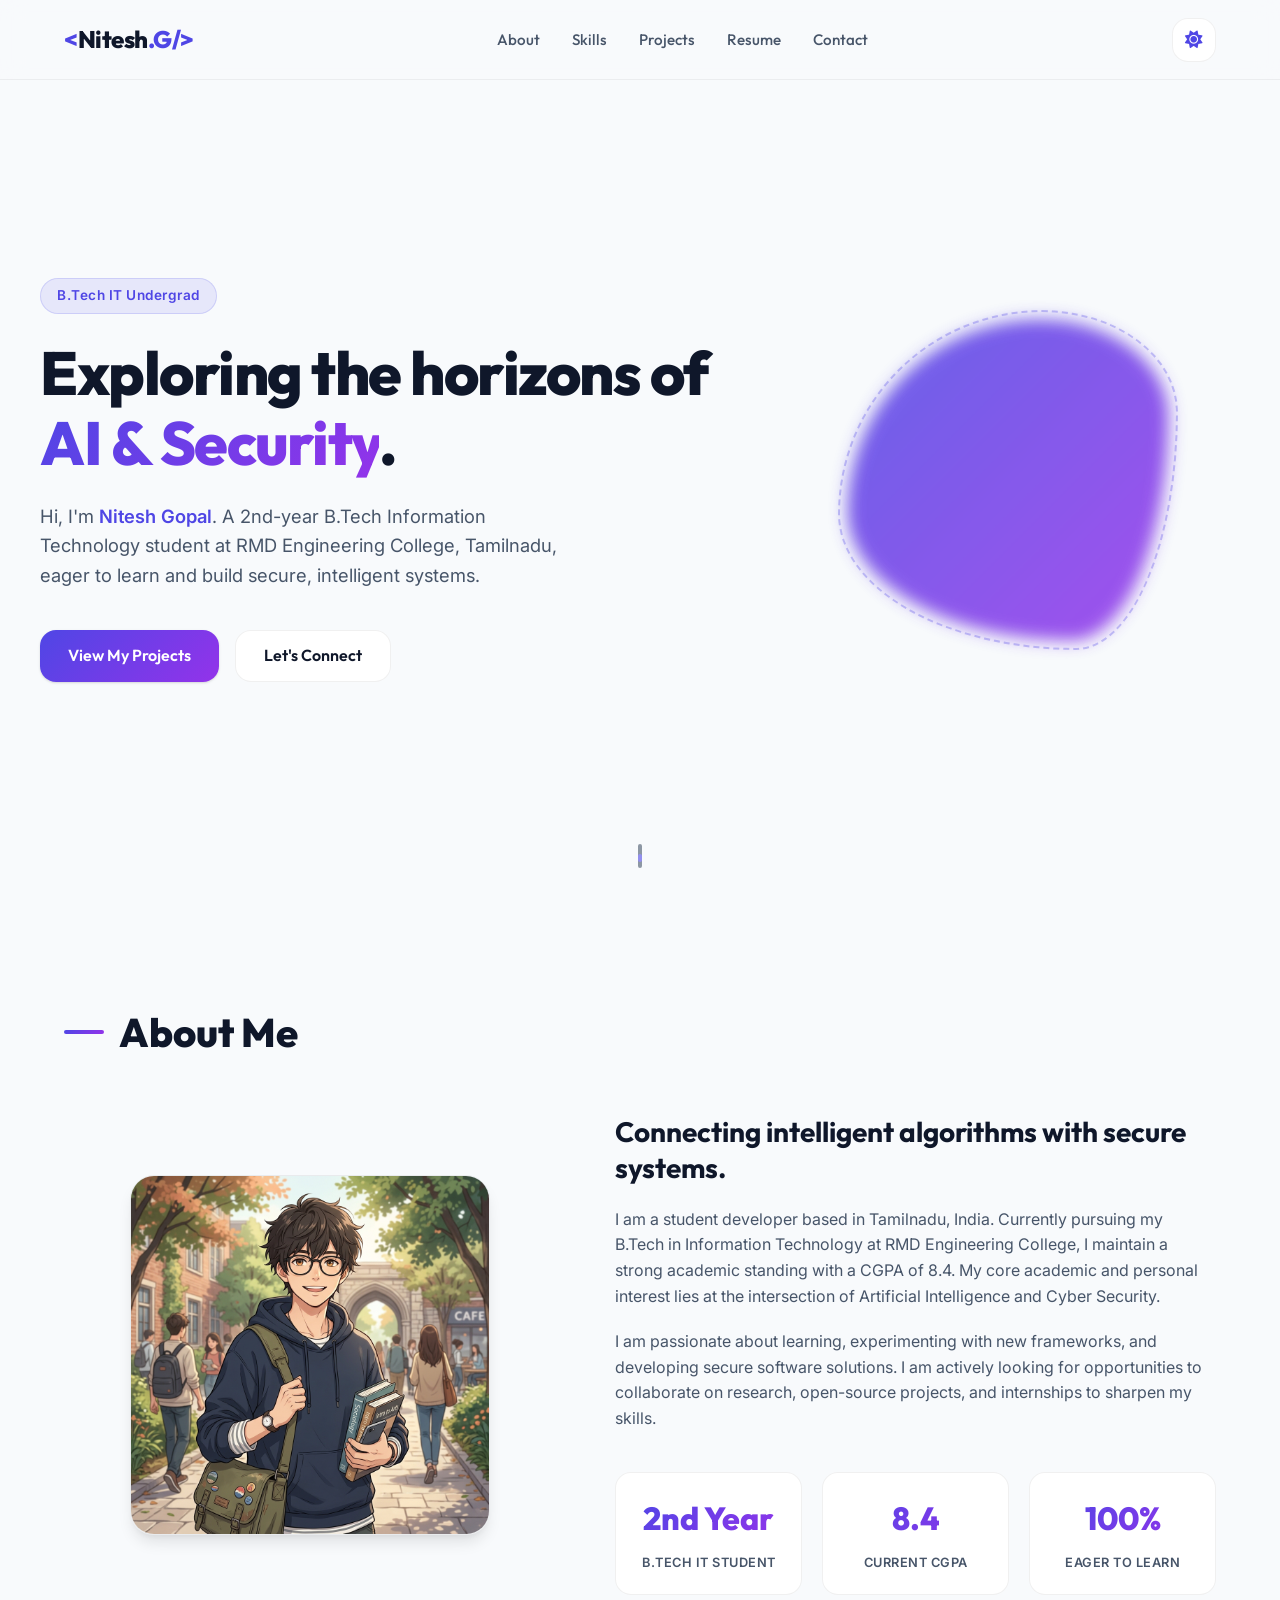
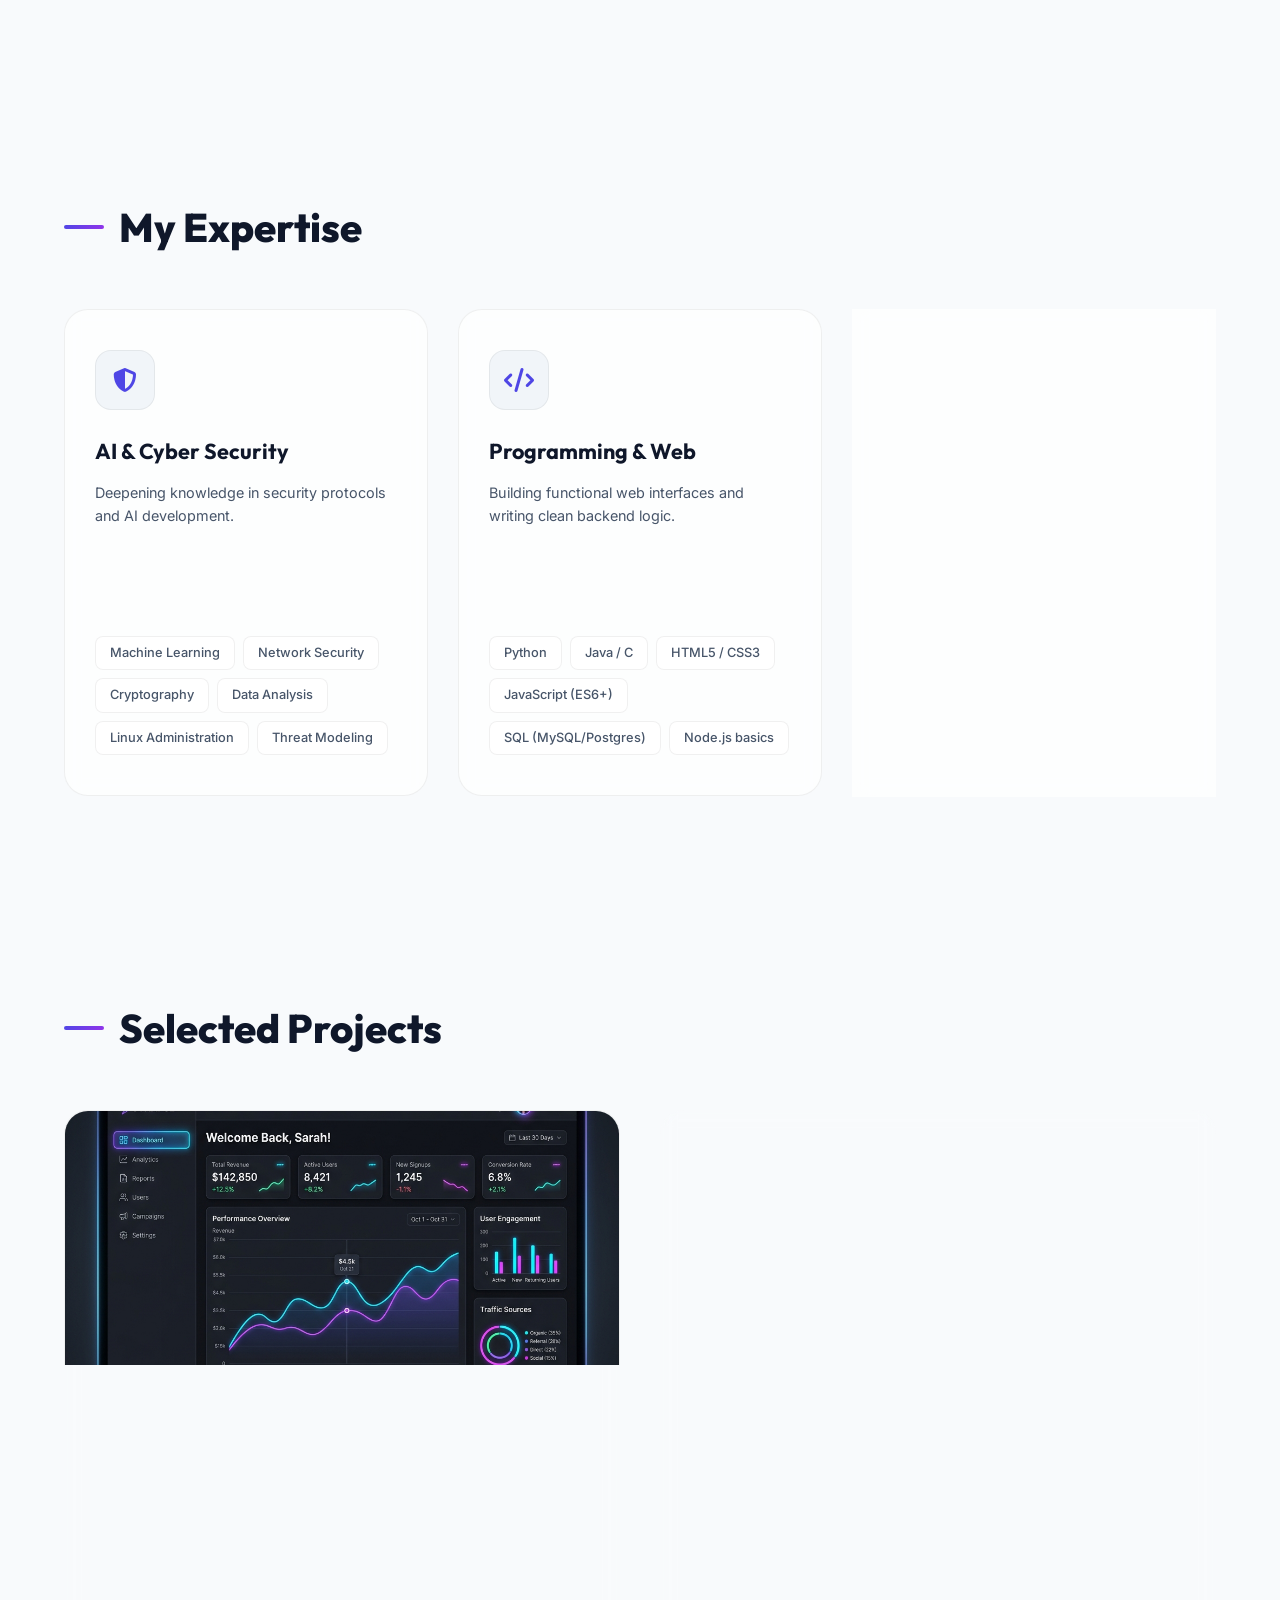
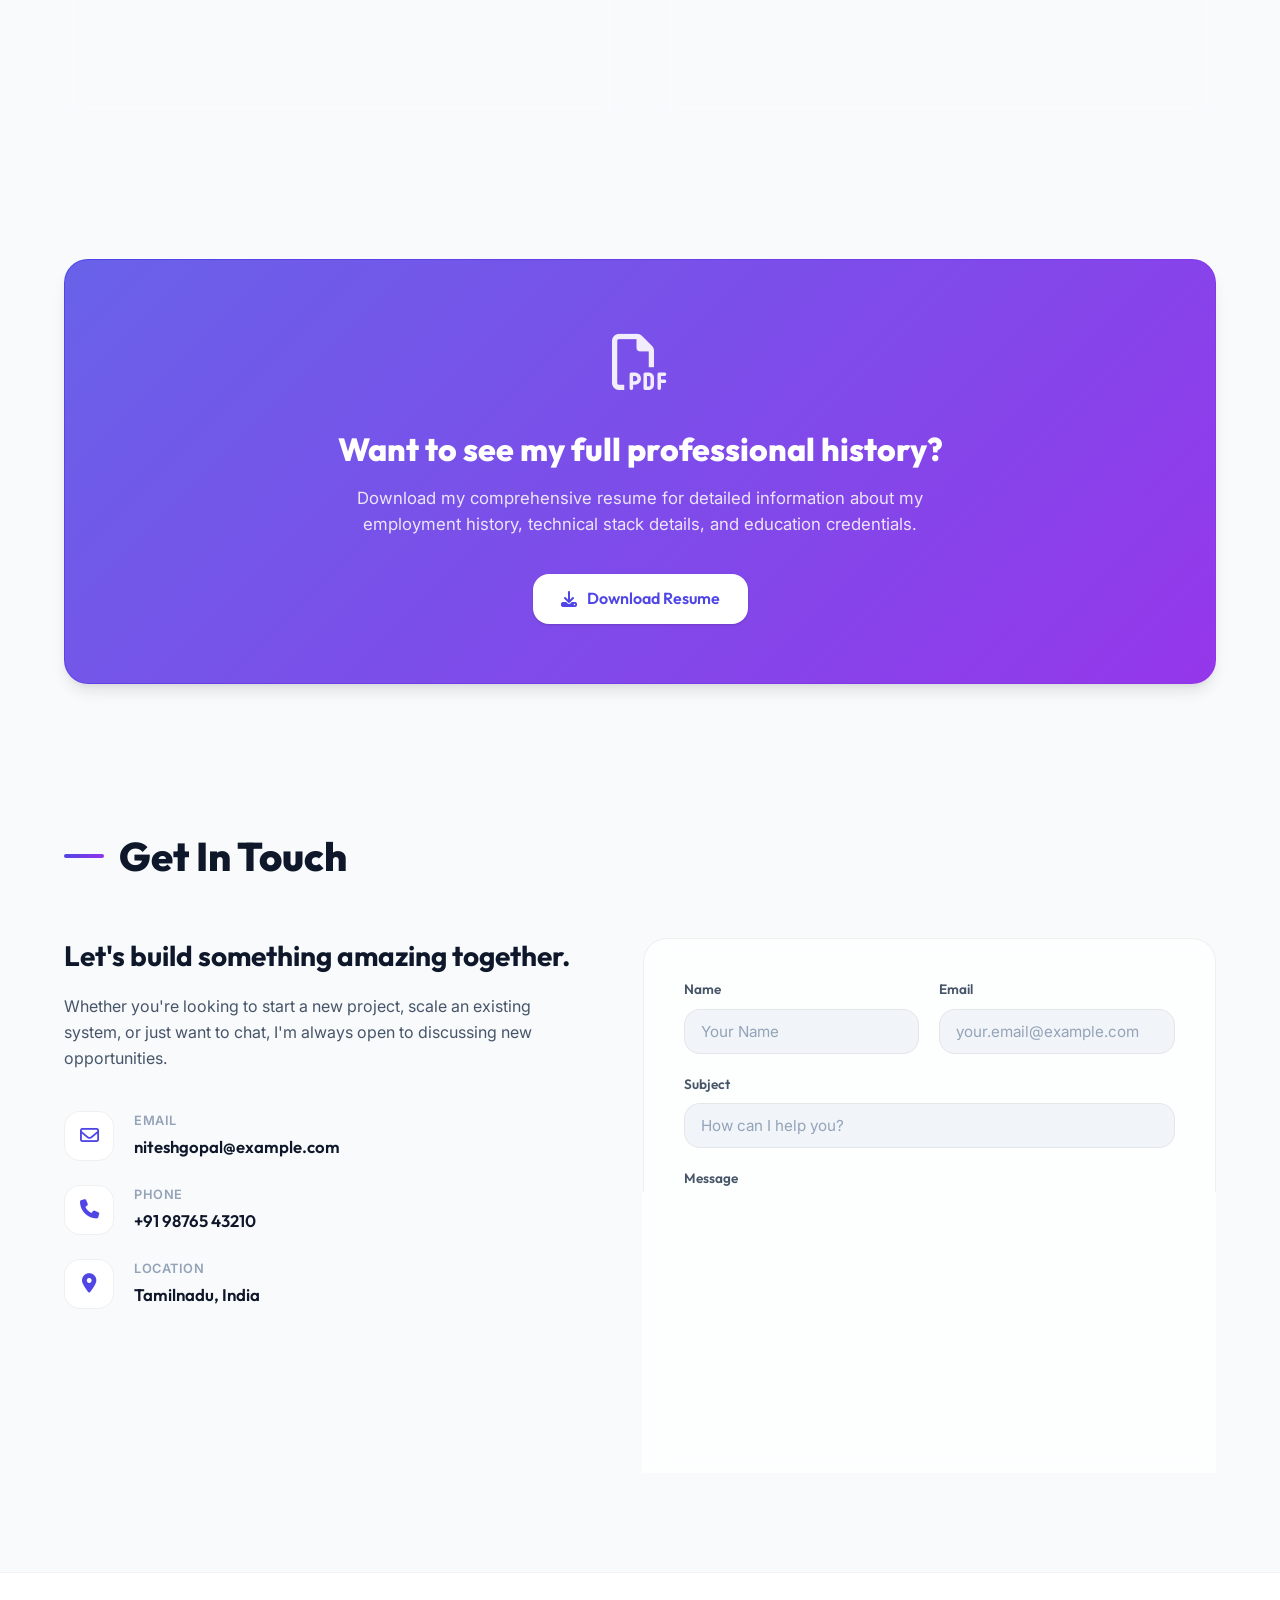
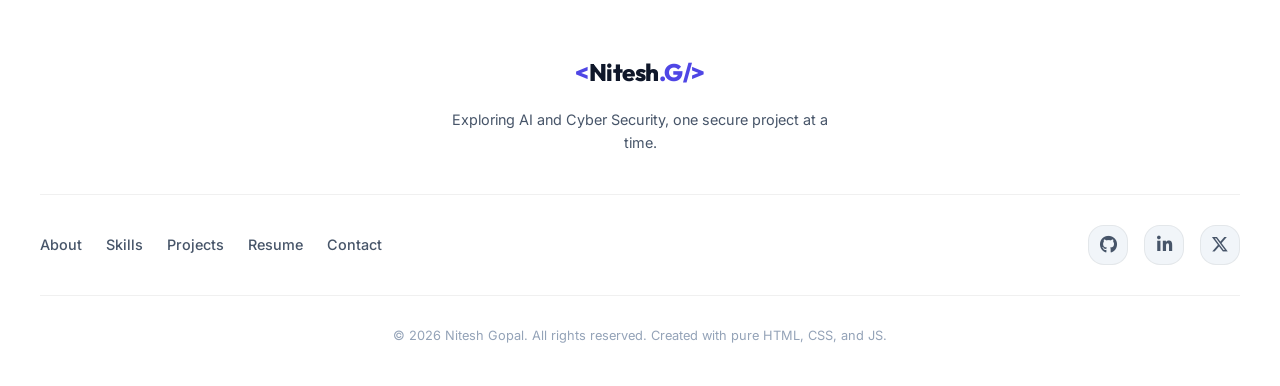
<file: Codsoft internship/portfolio/index.html>
<!DOCTYPE html>
<html lang="en">
<head>
    <meta charset="UTF-8">
    <meta name="viewport" content="width=device-width, initial-scale=1.0">
    <title>Nitesh Gopal | B.Tech IT Student & Tech Enthusiast</title>
    
    <meta name="description" content="Portfolio of Nitesh Gopal, a B.Tech IT sophomore at RMD Engineering College specializing in AI and Cyber Security.">
    <meta name="keywords" content="Nitesh Gopal, RMD Engineering College, B.Tech IT, AI, Cyber Security, Portfolio, HTML, CSS, JavaScript">
    <meta name="author" content="Nitesh Gopal">
    
    <meta property="og:type" content="website">
    <meta property="og:title" content="Nitesh Gopal | B.Tech IT Student & Tech Enthusiast">
    <meta property="og:description" content="Explore my projects, skills, and academic achievements in AI and Cyber Security.">
    <meta property="og:image" content="assets/avatar.png">
    
    <link rel="preconnect" href="https://fonts.googleapis.com">
    <link rel="preconnect" href="https://fonts.gstatic.com" crossorigin>
    <link href="https://fonts.googleapis.com/css2?family=Inter:wght@300;400;500;600;700&family=Outfit:wght@400;500;600;700;800&display=swap" rel="stylesheet">
    
    <link rel="stylesheet" href="https://cdnjs.cloudflare.com/ajax/libs/font-awesome/6.4.0/css/all.min.css">
    
    <link rel="stylesheet" href="style.css">
</head>
<body class="dark-theme">
    <header id="main-header" class="header">
        <nav class="nav-container">
            <a href="#" class="logo" id="logo-link">
                <span class="logo-accent">&lt;</span>Nitesh<span class="logo-accent">.G/&gt;</span>
            </a>
            
            <ul class="nav-links" id="desktop-nav-links">
                <li><a href="#about" class="nav-link active">About</a></li>
                <li><a href="#skills" class="nav-link">Skills</a></li>
                <li><a href="#projects" class="nav-link">Projects</a></li>
                <li><a href="#resume" class="nav-link">Resume</a></li>
                <li><a href="#contact" class="nav-link">Contact</a></li>
            </ul>
            
            <div class="nav-controls">
                <button id="theme-toggle" class="theme-toggle-btn" aria-label="Toggle light/dark theme" title="Toggle Theme">
                    <i class="fa-solid fa-moon"></i>
                </button>
                <button id="mobile-menu-btn" class="mobile-menu-btn" aria-label="Toggle navigation menu" aria-expanded="false">
                    <span class="bar"></span>
                    <span class="bar"></span>
                    <span class="bar"></span>
                </button>
            </div>
        </nav>
        
        <div class="mobile-nav" id="mobile-nav-menu">
            <ul class="mobile-nav-links">
                <li><a href="#about" class="mobile-nav-link">About</a></li>
                <li><a href="#skills" class="mobile-nav-link">Skills</a></li>
                <li><a href="#projects" class="mobile-nav-link">Projects</a></li>
                <li><a href="#resume" class="mobile-nav-link">Resume</a></li>
                <li><a href="#contact" class="mobile-nav-link">Contact</a></li>
            </ul>
        </div>
    </header>

    <main>
        <section id="hero" class="hero-section">
            <div class="hero-grid">
                <div class="hero-text-content">
                    <span class="hero-badge animate-fade-in">B.Tech IT Undergrad</span>
                    <h1 class="hero-title animate-slide-up">
                        Exploring the horizons of <span class="gradient-text">AI & Security</span>.
                    </h1>
                    <p class="hero-subtitle animate-slide-up-delayed">
                        Hi, I'm <strong class="highlight-text">Nitesh Gopal</strong>. A 2nd-year B.Tech Information Technology student at RMD Engineering College, Tamilnadu, eager to learn and build secure, intelligent systems.
                    </p>
                    <div class="hero-ctas animate-slide-up-delayed-more">
                        <a href="#projects" id="hero-view-work-btn" class="btn btn-primary">View My Projects</a>
                        <a href="#contact" id="hero-contact-btn" class="btn btn-secondary">Let's Connect</a>
                    </div>
                </div>
                <div class="hero-visual animate-fade-in-delayed">
                    <div class="hero-blob-wrapper">
                        <div class="hero-blob"></div>
                        <div class="hero-blob-outline"></div>
                    </div>
                </div>
            </div>
            <div class="scroll-indicator" id="scroll-indicator-icon">
                <a href="#about" aria-label="Scroll down">
                    <span class="mouse-icon"><span class="wheel"></span></span>
                </a>
            </div>
        </section>

        <section id="about" class="about-section scroll-reveal">
            <div class="section-container">
                <h2 class="section-title"><span class="accent-line"></span>About Me</h2>
                <div class="about-grid">
                    <div class="about-image-wrapper">
                        <div class="avatar-card">
                            <img src="assets/avatar.png" alt="Portrait of Nitesh Gopal" class="avatar-img" id="avatar-img">
                            <div class="avatar-card-glow"></div>
                        </div>
                    </div>
                    <div class="about-details">
                        <h3 class="about-tagline">Connecting intelligent algorithms with secure systems.</h3>
                        <p class="about-text">
                            I am a student developer based in Tamilnadu, India. Currently pursuing my B.Tech in Information Technology at RMD Engineering College, I maintain a strong academic standing with a CGPA of 8.4. My core academic and personal interest lies at the intersection of Artificial Intelligence and Cyber Security.
                        </p>
                        <p class="about-text">
                            I am passionate about learning, experimenting with new frameworks, and developing secure software solutions. I am actively looking for opportunities to collaborate on research, open-source projects, and internships to sharpen my skills.
                        </p>
                        
                        <div class="stats-grid">
                            <div class="stat-item">
                                <span class="stat-number">2nd Year</span>
                                <span class="stat-label">B.Tech IT Student</span>
                            </div>
                            <div class="stat-item">
                                <span class="stat-number">8.4</span>
                                <span class="stat-label">Current CGPA</span>
                            </div>
                            <div class="stat-item">
                                <span class="stat-number">100%</span>
                                <span class="stat-label">Eager to Learn</span>
                            </div>
                        </div>
                    </div>
                </div>
            </div>
        </section>

        <section id="skills" class="skills-section scroll-reveal">
            <div class="section-container">
                <h2 class="section-title"><span class="accent-line"></span>My Expertise</h2>
                <div class="skills-grid">
                    <div class="skills-category-card">
                        <div class="category-icon-wrapper">
                            <i class="fa-solid fa-shield-halved"></i>
                        </div>
                        <h3 class="category-title">AI & Cyber Security</h3>
                        <p class="category-desc">Deepening knowledge in security protocols and AI development.</p>
                        <ul class="skills-list" id="ai-security-skills-list">
                            <li><span class="skill-badge">Machine Learning</span></li>
                            <li><span class="skill-badge">Network Security</span></li>
                            <li><span class="skill-badge">Cryptography</span></li>
                            <li><span class="skill-badge">Data Analysis</span></li>
                            <li><span class="skill-badge">Linux Administration</span></li>
                            <li><span class="skill-badge">Threat Modeling</span></li>
                        </ul>
                    </div>

                    <div class="skills-category-card">
                        <div class="category-icon-wrapper">
                            <i class="fa-solid fa-code"></i>
                        </div>
                        <h3 class="category-title">Programming & Web</h3>
                        <p class="category-desc">Building functional web interfaces and writing clean backend logic.</p>
                        <ul class="skills-list" id="programming-skills-list">
                            <li><span class="skill-badge">Python</span></li>
                            <li><span class="skill-badge">Java / C</span></li>
                            <li><span class="skill-badge">HTML5 / CSS3</span></li>
                            <li><span class="skill-badge">JavaScript (ES6+)</span></li>
                            <li><span class="skill-badge">SQL (MySQL/Postgres)</span></li>
                            <li><span class="skill-badge">Node.js basics</span></li>
                        </ul>
                    </div>

                    <div class="skills-category-card">
                        <div class="category-icon-wrapper">
                            <i class="fa-solid fa-graduation-cap"></i>
                        </div>
                        <h3 class="category-title">Academic & Tools</h3>
                        <p class="category-desc">Version control, styling, and general student learning workspace.</p>
                        <ul class="skills-list" id="academic-skills-list">
                            <li><span class="skill-badge">Git & GitHub</span></li>
                            <li><span class="skill-badge">VS Code</span></li>
                            <li><span class="skill-badge">Algorithms & DSA</span></li>
                            <li><span class="skill-badge">Object-Oriented Design</span></li>
                            <li><span class="skill-badge">Cyber Incident Basics</span></li>
                            <li><span class="skill-badge">Continuous Learning</span></li>
                        </ul>
                    </div>
                </div>
            </div>
        </section>

        <section id="projects" class="projects-section scroll-reveal">
            <div class="section-container">
                <h2 class="section-title"><span class="accent-line"></span>Selected Projects</h2>
                <div class="projects-grid">
                    <div class="project-card">
                        <div class="project-image-container">
                            <img src="assets/project1.png" alt="SaaS Analytics Dashboard Project Mockup" class="project-img">
                            <div class="project-overlay">
                                <div class="project-links">
                                    <a href="#" class="project-link-icon" id="project1-github-link" aria-label="View source code on GitHub" title="View Source Code"><i class="fa-brands fa-github"></i></a>
                                    <a href="#" class="project-link-icon" id="project1-live-link" aria-label="View live demo of SaaS Analytics Dashboard" title="View Live Demo"><i class="fa-solid fa-arrow-up-right-from-square"></i></a>
                                </div>
                            </div>
                        </div>
                        <div class="project-details">
                            <span class="project-category">Artificial Intelligence</span>
                            <h3 class="project-name" id="project1-title">AI Malware Classifier</h3>
                            <p class="project-desc">
                                A machine learning prototype designed to analyze binary file characteristics and classify them as benign or malware based on PE header analysis.
                            </p>
                            <div class="project-tags">
                                <span class="tag">Python</span>
                                <span class="tag">Scikit-Learn</span>
                                <span class="tag">Pandas</span>
                                <span class="tag">Security</span>
                            </div>
                        </div>
                    </div>

                    <div class="project-card">
                        <div class="project-image-container">
                            <img src="assets/project2.png" alt="Secure Encrypted Chat Application Mockup" class="project-img">
                            <div class="project-overlay">
                                <div class="project-links">
                                    <a href="#" class="project-link-icon" id="project2-github-link" aria-label="View source code on GitHub" title="View Source Code"><i class="fa-brands fa-github"></i></a>
                                    <a href="#" class="project-link-icon" id="project2-live-link" aria-label="View live demo of Secure Chat Application" title="View Live Demo"><i class="fa-solid fa-arrow-up-right-from-square"></i></a>
                                </div>
                            </div>
                        </div>
                        <div class="project-details">
                            <span class="project-category">Cyber Security</span>
                            <h3 class="project-name" id="project2-title">E2E Encrypted Chat</h3>
                            <p class="project-desc">
                                A Node.js and Socket.io socket chat prototype incorporating Diffie-Hellman key exchange and AES-256-GCM encryption for secure messaging.
                            </p>
                            <div class="project-tags">
                                <span class="tag">Node.js</span>
                                <span class="tag">Socket.io</span>
                                <span class="tag">Crypto API</span>
                                <span class="tag">WebSockets</span>
                            </div>
                        </div>
                    </div>
                </div>
            </div>
        </section>

        <section id="resume" class="resume-section scroll-reveal">
            <div class="section-container">
                <div class="resume-glass-card">
                    <div class="resume-content">
                        <div class="resume-icon">
                            <i class="fa-regular fa-file-pdf"></i>
                        </div>
                        <h2 class="resume-title" id="resume-section-title">Want to see my full professional history?</h2>
                        <p class="resume-subtitle">
                            Download my comprehensive resume for detailed information about my employment history, technical stack details, and education credentials.
                        </p>
                        <a href="assets/resume.pdf" download="Nitesh_Gopal_Resume.pdf" id="download-resume-btn" class="btn btn-primary btn-with-icon">
                            <i class="fa-solid fa-download"></i> Download Resume
                        </a>
                    </div>
                </div>
            </div>
        </section>

        <section id="contact" class="contact-section scroll-reveal">
            <div class="section-container">
                <h2 class="section-title"><span class="accent-line"></span>Get In Touch</h2>
                <div class="contact-grid">
                    <div class="contact-info-panel">
                        <h3 class="contact-subtitle">Let's build something amazing together.</h3>
                        <p class="contact-text">
                            Whether you're looking to start a new project, scale an existing system, or just want to chat, I'm always open to discussing new opportunities.
                        </p>
                        
                        <div class="contact-methods">
                            <div class="contact-method-item">
                                <div class="contact-method-icon">
                                    <i class="fa-regular fa-envelope"></i>
                                </div>
                                <div class="contact-method-details">
                                    <span class="contact-label">Email</span>
                                    <a href="mailto:niteshgopal@example.com" class="contact-value" id="contact-email">niteshgopal@example.com</a>
                                </div>
                            </div>
                            
                            <div class="contact-method-item">
                                <div class="contact-method-icon">
                                    <i class="fa-solid fa-phone"></i>
                                </div>
                                <div class="contact-method-details">
                                    <span class="contact-label">Phone</span>
                                    <a href="tel:+919876543210" class="contact-value" id="contact-phone">+91 98765 43210</a>
                                </div>
                            </div>

                            <div class="contact-method-item">
                                <div class="contact-method-icon">
                                    <i class="fa-solid fa-location-dot"></i>
                                </div>
                                <div class="contact-method-details">
                                    <span class="contact-label">Location</span>
                                    <span class="contact-value" id="contact-location">Tamilnadu, India</span>
                                </div>
                            </div>
                        </div>
                    </div>
                    
                    <div class="contact-form-panel">
                        <form id="contact-form" class="contact-form" novalidate>
                            <div class="form-group-row">
                                <div class="form-group">
                                    <label for="form-name">Name</label>
                                    <input type="text" id="form-name" class="form-control" placeholder="Your Name" required>
                                    <span class="error-message" id="name-error">Please enter your name</span>
                                </div>
                                <div class="form-group">
                                    <label for="form-email">Email</label>
                                    <input type="email" id="form-email" class="form-control" placeholder="your.email@example.com" required>
                                    <span class="error-message" id="email-error">Please enter a valid email address</span>
                                </div>
                            </div>
                            <div class="form-group">
                                <label for="form-subject">Subject</label>
                                <input type="text" id="form-subject" class="form-control" placeholder="How can I help you?" required>
                                <span class="error-message" id="subject-error">Please enter a subject</span>
                            </div>
                            <div class="form-group">
                                <label for="form-message">Message</label>
                                <textarea id="form-message" class="form-control" rows="5" placeholder="Tell me about your project..." required></textarea>
                                <span class="error-message" id="message-error">Please enter a message</span>
                            </div>
                            <button type="submit" id="submit-form-btn" class="btn btn-primary btn-full-width">
                                <span>Send Message</span> <i class="fa-solid fa-paper-plane"></i>
                            </button>
                            <div class="form-status" id="form-status-msg"></div>
                        </form>
                    </div>
                </div>
            </div>
        </section>
    </main>

    <footer class="footer" id="main-footer">
        <div class="footer-container">
            <div class="footer-brand">
                <a href="#" class="logo footer-logo">
                    <span class="logo-accent">&lt;</span>Nitesh<span class="logo-accent">.G/&gt;</span>
                </a>
                <p class="footer-tagline">Exploring AI and Cyber Security, one secure project at a time.</p>
            </div>
            
            <div class="footer-links-wrapper">
                <div class="footer-nav">
                    <h4 class="footer-heading">Navigation</h4>
                    <ul class="footer-links">
                        <li><a href="#about" class="footer-link">About</a></li>
                        <li><a href="#skills" class="footer-link">Skills</a></li>
                        <li><a href="#projects" class="footer-link">Projects</a></li>
                        <li><a href="#resume" class="footer-link">Resume</a></li>
                        <li><a href="#contact" class="footer-link">Contact</a></li>
                    </ul>
                </div>
                <div class="footer-socials">
                    <h4 class="footer-heading">Follow Me</h4>
                    <div class="social-icons">
                        <a href="https://github.com" target="_blank" rel="noopener noreferrer" class="social-icon-link" id="footer-social-github" aria-label="Visit Alex Morgan's GitHub profile"><i class="fa-brands fa-github"></i></a>
                        <a href="https://linkedin.com" target="_blank" rel="noopener noreferrer" class="social-icon-link" id="footer-social-linkedin" aria-label="Visit Alex Morgan's LinkedIn profile"><i class="fa-brands fa-linkedin-in"></i></a>
                        <a href="https://twitter.com" target="_blank" rel="noopener noreferrer" class="social-icon-link" id="footer-social-twitter" aria-label="Visit Alex Morgan's Twitter profile"><i class="fa-brands fa-x-twitter"></i></a>
                    </div>
                </div>
            </div>
            
            <div class="footer-bottom">
                <p class="copyright" id="copyright-notice">&copy; 2026 Nitesh Gopal. All rights reserved. Created with pure HTML, CSS, and JS.</p>
            </div>
        </div>
    </footer>

    <script src="script.js"></script>
</body>
</html>
</file>
<file: Codsoft internship/portfolio/style.css>
:root {
    --font-heading: 'Outfit', sans-serif;
    --font-body: 'Inter', sans-serif;

    --theme-transition: background-color 0.5s ease, color 0.3s ease, border-color 0.3s ease, box-shadow 0.3s ease;
    --animation-duration: 0.8s;
    --animation-easing: cubic-bezier(0.16, 1, 0.3, 1);

    --header-height: 80px;
    --container-width: 1200px;
    --border-radius-sm: 8px;
    --border-radius-md: 16px;
    --border-radius-lg: 24px;
    --border-radius-circle: 50%;
}

.dark-theme {
    --bg-primary: #0b0f19;
    --bg-secondary: #121826;
    --bg-tertiary: #192239;
    --text-primary: #f3f4f6;
    --text-secondary: #9ca3af;
    --text-muted: #6b7280;
    
    --accent-color: #6366f1;
    --accent-glow: rgba(99, 102, 241, 0.15);
    --accent-gradient: linear-gradient(135deg, #6366f1 0%, #a855f7 100%);
    --accent-gradient-hover: linear-gradient(135deg, #4f46e5 0%, #9333ea 100%);
    
    --card-bg: rgba(18, 24, 38, 0.6);
    --card-border: rgba(255, 255, 255, 0.05);
    --card-hover-border: rgba(99, 102, 241, 0.3);
    
    --header-bg: rgba(11, 15, 25, 0.8);
    --header-border: rgba(255, 255, 255, 0.04);
    
    --shadow-sm: 0 4px 6px -1px rgba(0, 0, 0, 0.1), 0 2px 4px -1px rgba(0, 0, 0, 0.06);
    --shadow-md: 0 10px 15px -3px rgba(0, 0, 0, 0.2), 0 4px 6px -2px rgba(0, 0, 0, 0.05);
    --shadow-lg: 0 20px 25px -5px rgba(0, 0, 0, 0.3), 0 10px 10px -5px rgba(0, 0, 0, 0.04);
    --shadow-glow: 0 0 20px rgba(99, 102, 241, 0.25);
    
    --form-input-bg: rgba(25, 34, 57, 0.5);
    --form-input-focus: rgba(99, 102, 241, 0.2);
    --scrollbar-thumb: #1f2937;
    --scrollbar-track: #0b0f19;
}

.light-theme {
    --bg-primary: #f8fafc;
    --bg-secondary: #ffffff;
    --bg-tertiary: #f1f5f9;
    --text-primary: #0f172a;
    --text-secondary: #475569;
    --text-muted: #94a3b8;
    
    --accent-color: #4f46e5;
    --accent-glow: rgba(79, 70, 229, 0.1);
    --accent-gradient: linear-gradient(135deg, #4f46e5 0%, #9333ea 100%);
    --accent-gradient-hover: linear-gradient(135deg, #3730a3 0%, #701a75 100%);
    
    --card-bg: rgba(255, 255, 255, 0.7);
    --card-border: rgba(0, 0, 0, 0.06);
    --card-hover-border: rgba(79, 70, 229, 0.3);
    
    --header-bg: rgba(248, 250, 252, 0.85);
    --header-border: rgba(0, 0, 0, 0.05);
    
    --shadow-sm: 0 1px 3px 0 rgba(0, 0, 0, 0.1), 0 1px 2px 0 rgba(0, 0, 0, 0.06);
    --shadow-md: 0 4px 6px -1px rgba(0, 0, 0, 0.1), 0 2px 4px -1px rgba(0, 0, 0, 0.06);
    --shadow-lg: 0 10px 15px -3px rgba(0, 0, 0, 0.1), 0 4px 6px -2px rgba(0, 0, 0, 0.05);
    --shadow-glow: 0 0 20px rgba(79, 70, 229, 0.15);
    
    --form-input-bg: #f1f5f9;
    --form-input-focus: rgba(79, 70, 229, 0.15);
    --scrollbar-thumb: #cbd5e1;
    --scrollbar-track: #f8fafc;
}


* {
    margin: 0;
    padding: 0;
    box-sizing: border-box;
}

html {
    scroll-behavior: smooth;
    font-size: 16px;
}

body {
    background-color: var(--bg-primary);
    color: var(--text-primary);
    font-family: var(--font-body);
    line-height: 1.6;
    overflow-x: hidden;
    transition: var(--theme-transition);
}

a {
    text-decoration: none;
    color: inherit;
    transition: color 0.3s ease;
}

ul {
    list-style: none;
}

img {
    max-width: 100%;
    height: auto;
    display: block;
}

::-webkit-scrollbar {
    width: 10px;
}

::-webkit-scrollbar-track {
    background: var(--scrollbar-track);
}

::-webkit-scrollbar-thumb {
    background: var(--scrollbar-thumb);
    border-radius: var(--border-radius-sm);
    border: 2px solid var(--scrollbar-track);
}

::-webkit-scrollbar-thumb:hover {
    background: var(--accent-color);
}


.section-container {
    max-width: var(--container-width);
    margin: 0 auto;
    padding: 100px 24px;
}

.gradient-text {
    background: var(--accent-gradient);
    -webkit-background-clip: text;
    -webkit-text-fill-color: transparent;
    background-clip: text;
}

.highlight-text {
    color: var(--accent-color);
    font-weight: 600;
}

.section-title {
    font-family: var(--font-heading);
    font-size: 2.5rem;
    font-weight: 800;
    margin-bottom: 50px;
    display: flex;
    align-items: center;
    gap: 15px;
}

.accent-line {
    display: inline-block;
    width: 40px;
    height: 4px;
    background: var(--accent-gradient);
    border-radius: var(--border-radius-sm);
}

.btn {
    display: inline-flex;
    align-items: center;
    justify-content: center;
    padding: 12px 28px;
    font-family: var(--font-heading);
    font-size: 1rem;
    font-weight: 600;
    border-radius: var(--border-radius-md);
    cursor: pointer;
    transition: transform 0.2s cubic-bezier(0.25, 0.46, 0.45, 0.94), 
                box-shadow 0.3s ease, 
                background 0.3s ease, 
                border-color 0.3s ease;
    border: none;
    outline: none;
}

.btn:active {
    transform: scale(0.96);
}

.btn-primary {
    background: var(--accent-gradient);
    color: #ffffff !important;
    box-shadow: var(--shadow-sm);
}

.btn-primary:hover {
    background: var(--accent-gradient-hover);
    box-shadow: var(--shadow-glow);
    transform: translateY(-2px);
}

.btn-secondary {
    background: var(--bg-secondary);
    color: var(--text-primary);
    border: 1px solid var(--card-border);
}

.btn-secondary:hover {
    border-color: var(--accent-color);
    background: var(--bg-tertiary);
    transform: translateY(-2px);
}

.btn-with-icon {
    gap: 10px;
}

.btn-full-width {
    width: 100%;
}


.header {
    position: fixed;
    top: 0;
    left: 0;
    width: 100%;
    height: var(--header-height);
    background-color: var(--header-bg);
    backdrop-filter: blur(12px);
    -webkit-backdrop-filter: blur(12px);
    border-bottom: 1px solid var(--header-border);
    z-index: 1000;
    transition: var(--theme-transition);
}

.nav-container {
    max-width: var(--container-width);
    height: 100%;
    margin: 0 auto;
    padding: 0 24px;
    display: flex;
    align-items: center;
    justify-content: space-between;
}

.logo {
    font-family: var(--font-heading);
    font-size: 1.5rem;
    font-weight: 800;
    letter-spacing: -0.5px;
}

.logo-accent {
    color: var(--accent-color);
}

.nav-links {
    display: flex;
    gap: 32px;
}

.nav-link {
    font-family: var(--font-heading);
    font-weight: 500;
    font-size: 0.95rem;
    color: var(--text-secondary);
    position: relative;
    padding: 8px 0;
}

.nav-link:hover {
    color: var(--text-primary);
}

.nav-link::after {
    content: '';
    position: absolute;
    bottom: 0;
    left: 0;
    width: 100%;
    height: 2px;
    background: var(--accent-gradient);
    transform: scaleX(0);
    transform-origin: right;
    transition: transform 0.3s ease;
    border-radius: var(--border-radius-sm);
}

.nav-link:hover::after,
.nav-link.active::after {
    transform: scaleX(1);
    transform-origin: left;
}

.nav-link.active {
    color: var(--text-primary);
}

.nav-controls {
    display: flex;
    align-items: center;
    gap: 16px;
}

.theme-toggle-btn {
    background: var(--bg-secondary);
    color: var(--accent-color);
    border: 1px solid var(--card-border);
    width: 44px;
    height: 44px;
    border-radius: var(--border-radius-md);
    cursor: pointer;
    display: flex;
    align-items: center;
    justify-content: center;
    font-size: 1.1rem;
    transition: var(--theme-transition);
}

.theme-toggle-btn:hover {
    background: var(--bg-tertiary);
    border-color: var(--accent-color);
    box-shadow: var(--shadow-sm);
}

.mobile-menu-btn {
    display: none;
    flex-direction: column;
    justify-content: space-between;
    width: 30px;
    height: 21px;
    background: transparent;
    border: none;
    cursor: pointer;
    z-index: 1010;
}

.mobile-menu-btn .bar {
    width: 100%;
    height: 3px;
    background-color: var(--text-primary);
    border-radius: 10px;
    transition: all 0.3s cubic-bezier(0.645, 0.045, 0.355, 1);
}

.mobile-menu-btn.active .bar:nth-child(1) {
    transform: translateY(9px) rotate(45deg);
}

.mobile-menu-btn.active .bar:nth-child(2) {
    opacity: 0;
}

.mobile-menu-btn.active .bar:nth-child(3) {
    transform: translateY(-9px) rotate(-45deg);
}

.mobile-nav {
    position: fixed;
    top: var(--header-height);
    left: 100%;
    width: 100%;
    height: calc(100vh - var(--header-height));
    background-color: var(--bg-primary);
    transition: transform 0.4s cubic-bezier(0.16, 1, 0.3, 1);
    z-index: 999;
    padding: 40px 24px;
    border-top: 1px solid var(--header-border);
}

.mobile-nav.active {
    transform: translateX(-100%);
}

.mobile-nav-links {
    display: flex;
    flex-direction: column;
    gap: 24px;
}

.mobile-nav-link {
    font-family: var(--font-heading);
    font-size: 1.5rem;
    font-weight: 600;
    color: var(--text-secondary);
    display: block;
    padding: 10px 0;
    border-bottom: 1px solid var(--card-border);
}

.mobile-nav-link:hover {
    color: var(--accent-color);
    padding-left: 8px;
    transition: all 0.2s ease;
}


.hero-section {
    min-height: 100vh;
    display: flex;
    flex-direction: column;
    justify-content: center;
    position: relative;
    padding: 120px 24px 60px;
}

.hero-grid {
    max-width: var(--container-width);
    width: 100%;
    margin: 0 auto;
    display: grid;
    grid-template-columns: 1.2fr 0.8fr;
    gap: 40px;
    align-items: center;
}

.hero-badge {
    display: inline-block;
    padding: 6px 16px;
    background-color: var(--accent-glow);
    color: var(--accent-color);
    border: 1px solid rgba(99, 102, 241, 0.2);
    border-radius: 50px;
    font-size: 0.85rem;
    font-weight: 600;
    margin-bottom: 24px;
    letter-spacing: 0.5px;
}

.hero-title {
    font-family: var(--font-heading);
    font-size: 3.8rem;
    font-weight: 800;
    line-height: 1.15;
    letter-spacing: -1.5px;
    margin-bottom: 24px;
}

.hero-subtitle {
    font-size: 1.15rem;
    color: var(--text-secondary);
    margin-bottom: 40px;
    max-width: 540px;
}

.hero-ctas {
    display: flex;
    gap: 16px;
}

.hero-visual {
    position: relative;
    display: flex;
    justify-content: center;
    align-items: center;
}

.hero-blob-wrapper {
    position: relative;
    width: 320px;
    height: 320px;
}

.hero-blob {
    width: 100%;
    height: 100%;
    background: var(--accent-gradient);
    border-radius: 60% 40% 30% 70% / 60% 30% 70% 40%;
    animation: morphBlob 8s ease-in-out infinite alternate;
    filter: blur(8px);
    opacity: 0.85;
    box-shadow: var(--shadow-glow);
}

.hero-blob-outline {
    position: absolute;
    top: -10px;
    left: -10px;
    width: calc(100% + 20px);
    height: calc(100% + 20px);
    border: 2px dashed var(--accent-color);
    border-radius: 60% 40% 30% 70% / 60% 30% 70% 40%;
    animation: morphBlob 8s ease-in-out infinite alternate;
    animation-delay: -2s;
    opacity: 0.3;
}

@keyframes morphBlob {
    0% {
        border-radius: 60% 40% 30% 70% / 60% 30% 70% 40%;
    }
    50% {
        border-radius: 40% 60% 70% 30% / 50% 60% 30% 70%;
    }
    100% {
        border-radius: 60% 40% 30% 70% / 60% 30% 70% 40%;
    }
}

.scroll-indicator {
    position: absolute;
    bottom: 30px;
    left: 50%;
    transform: translateX(-50%);
    display: flex;
    justify-content: center;
    cursor: pointer;
}

.mouse-icon {
    width: 28px;
    height: 48px;
    border: 2px solid var(--text-secondary);
    border-radius: 20px;
    position: relative;
    opacity: 0.6;
    transition: opacity 0.3s;
}

.mouse-icon:hover {
    opacity: 1;
}

.mouse-icon .wheel {
    display: block;
    width: 4px;
    height: 8px;
    background-color: var(--accent-color);
    border-radius: 4px;
    position: absolute;
    top: 8px;
    left: 50%;
    transform: translateX(-50%);
    animation: scrollWheel 1.5s infinite;
}

@keyframes scrollWheel {
    0% {
        top: 8px;
        opacity: 1;
    }
    100% {
        top: 24px;
        opacity: 0;
    }
}


.about-grid {
    display: grid;
    grid-template-columns: 0.9fr 1.1fr;
    gap: 60px;
    align-items: center;
}

.about-image-wrapper {
    display: flex;
    justify-content: center;
}

.avatar-card {
    position: relative;
    width: 100%;
    max-width: 360px;
    border-radius: var(--border-radius-lg);
    overflow: hidden;
    aspect-ratio: 1 / 1;
    box-shadow: var(--shadow-lg);
    border: 1px solid var(--card-border);
}

.avatar-img {
    width: 100%;
    height: 100%;
    object-fit: cover;
    transition: transform 0.5s ease;
    z-index: 2;
    position: relative;
}

.avatar-card:hover .avatar-img {
    transform: scale(1.05);
}

.avatar-card-glow {
    position: absolute;
    top: 0;
    left: 0;
    width: 100%;
    height: 100%;
    background: var(--accent-gradient);
    opacity: 0;
    z-index: 1;
    transition: opacity 0.5s ease;
    mix-blend-mode: overlay;
}

.avatar-card:hover .avatar-card-glow {
    opacity: 0.4;
}

.about-tagline {
    font-family: var(--font-heading);
    font-size: 1.75rem;
    font-weight: 700;
    margin-bottom: 20px;
    line-height: 1.3;
}

.about-text {
    color: var(--text-secondary);
    margin-bottom: 20px;
}

.stats-grid {
    display: grid;
    grid-template-columns: repeat(3, 1fr);
    gap: 20px;
    margin-top: 40px;
}

.stat-item {
    background-color: var(--bg-secondary);
    border: 1px solid var(--card-border);
    padding: 20px;
    border-radius: var(--border-radius-md);
    text-align: center;
    transition: var(--theme-transition);
}

.stat-item:hover {
    border-color: var(--accent-color);
    box-shadow: var(--shadow-sm);
    transform: translateY(-3px);
}

.stat-number {
    display: block;
    font-family: var(--font-heading);
    font-size: 2rem;
    font-weight: 800;
    background: var(--accent-gradient);
    -webkit-background-clip: text;
    -webkit-text-fill-color: transparent;
    background-clip: text;
    margin-bottom: 5px;
}

.stat-label {
    font-size: 0.8rem;
    font-weight: 600;
    color: var(--text-secondary);
    text-transform: uppercase;
    letter-spacing: 0.5px;
}

.skills-grid {
    display: grid;
    grid-template-columns: repeat(3, 1fr);
    gap: 30px;
}

.skills-category-card {
    background-color: var(--card-bg);
    border: 1px solid var(--card-border);
    padding: 40px 30px;
    border-radius: var(--border-radius-lg);
    backdrop-filter: blur(8px);
    -webkit-backdrop-filter: blur(8px);
    transition: var(--theme-transition);
    display: flex;
    flex-direction: column;
}

.skills-category-card:hover {
    transform: translateY(-5px);
    border-color: var(--card-hover-border);
    box-shadow: var(--shadow-md);
}

.category-icon-wrapper {
    width: 60px;
    height: 60px;
    border-radius: var(--border-radius-md);
    background-color: var(--bg-tertiary);
    color: var(--accent-color);
    display: flex;
    align-items: center;
    justify-content: center;
    font-size: 1.5rem;
    margin-bottom: 24px;
    border: 1px solid var(--card-border);
}

.category-title {
    font-family: var(--font-heading);
    font-size: 1.35rem;
    font-weight: 700;
    margin-bottom: 12px;
}

.category-desc {
    font-size: 0.9rem;
    color: var(--text-secondary);
    margin-bottom: 24px;
    flex-grow: 1;
}

.skills-list {
    display: flex;
    flex-wrap: wrap;
    gap: 8px;
}

.skill-badge {
    display: inline-block;
    padding: 6px 14px;
    background-color: var(--bg-secondary);
    border: 1px solid var(--card-border);
    border-radius: var(--border-radius-sm);
    font-size: 0.8rem;
    font-weight: 500;
    color: var(--text-secondary);
    transition: all 0.2s ease;
}

.skills-category-card:hover .skill-badge {
    border-color: var(--card-border);
}

.skill-badge:hover {
    background: var(--accent-gradient);
    color: #ffffff;
    border-color: transparent;
    transform: scale(1.05);
}

.projects-grid {
    display: grid;
    grid-template-columns: repeat(2, 1fr);
    gap: 40px;
}

.project-card {
    background-color: var(--card-bg);
    border: 1px solid var(--card-border);
    border-radius: var(--border-radius-lg);
    overflow: hidden;
    backdrop-filter: blur(8px);
    -webkit-backdrop-filter: blur(8px);
    transition: var(--theme-transition);
}

.project-card:hover {
    transform: translateY(-5px);
    border-color: var(--card-hover-border);
    box-shadow: var(--shadow-lg);
}

.project-image-container {
    position: relative;
    width: 100%;
    aspect-ratio: 16 / 10;
    overflow: hidden;
    background-color: var(--bg-tertiary);
    border-bottom: 1px solid var(--card-border);
}

.project-img {
    width: 100%;
    height: 100%;
    object-fit: cover;
    transition: transform 0.6s cubic-bezier(0.16, 1, 0.3, 1);
}

.project-card:hover .project-img {
    transform: scale(1.04);
}

.project-overlay {
    position: absolute;
    top: 0;
    left: 0;
    width: 100%;
    height: 100%;
    background-color: rgba(11, 15, 25, 0.7);
    display: flex;
    align-items: center;
    justify-content: center;
    opacity: 0;
    transition: opacity 0.3s ease;
    backdrop-filter: blur(4px);
    -webkit-backdrop-filter: blur(4px);
}

.project-card:hover .project-overlay {
    opacity: 1;
}

.project-links {
    display: flex;
    gap: 16px;
}

.project-link-icon {
    width: 50px;
    height: 50px;
    background-color: #ffffff;
    color: #0b0f19;
    border-radius: var(--border-radius-circle);
    display: flex;
    align-items: center;
    justify-content: center;
    font-size: 1.25rem;
    transition: transform 0.2s ease, background-color 0.2s ease, color 0.2s;
    box-shadow: var(--shadow-sm);
}

.project-link-icon:hover {
    transform: scale(1.1);
    background-color: var(--accent-color);
    color: #ffffff;
}

.project-details {
    padding: 30px;
}

.project-category {
    font-size: 0.8rem;
    font-weight: 700;
    color: var(--accent-color);
    text-transform: uppercase;
    letter-spacing: 1px;
    display: block;
    margin-bottom: 8px;
}

.project-name {
    font-family: var(--font-heading);
    font-size: 1.5rem;
    font-weight: 700;
    margin-bottom: 12px;
}

.project-desc {
    color: var(--text-secondary);
    font-size: 0.95rem;
    margin-bottom: 24px;
    line-height: 1.5;
}

.project-tags {
    display: flex;
    flex-wrap: wrap;
    gap: 8px;
}

.project-tags .tag {
    display: inline-block;
    padding: 4px 10px;
    background-color: var(--bg-tertiary);
    border-radius: var(--border-radius-sm);
    font-size: 0.75rem;
    font-weight: 600;
    color: var(--text-secondary);
    border: 1px solid var(--card-border);
}

.resume-section .section-container {
    padding-top: 40px;
    padding-bottom: 40px;
}

.resume-glass-card {
    background: var(--accent-gradient);
    border-radius: var(--border-radius-lg);
    padding: 60px 40px;
    text-align: center;
    position: relative;
    overflow: hidden;
    box-shadow: var(--shadow-lg);
}

.resume-glass-card::before {
    content: '';
    position: absolute;
    top: 1px;
    left: 1px;
    width: calc(100% - 2px);
    height: calc(100% - 2px);
    background: linear-gradient(135deg, rgba(255, 255, 255, 0.15) 0%, rgba(255, 255, 255, 0.02) 100%);
    border-radius: calc(var(--border-radius-lg) - 1px);
    z-index: 1;
    pointer-events: none;
}

.resume-content {
    position: relative;
    z-index: 2;
    color: #ffffff;
    max-width: 640px;
    margin: 0 auto;
}

.resume-icon {
    font-size: 3.5rem;
    margin-bottom: 20px;
    opacity: 0.9;
    animation: bounceIcon 2s infinite alternate;
}

@keyframes bounceIcon {
    0% {
        transform: translateY(0);
    }
    100% {
        transform: translateY(-8px);
    }
}

.resume-title {
    font-family: var(--font-heading);
    font-size: 2rem;
    font-weight: 800;
    margin-bottom: 16px;
    line-height: 1.25;
}

.resume-subtitle {
    font-size: 1.05rem;
    opacity: 0.85;
    margin-bottom: 36px;
}

.resume-glass-card .btn-primary {
    background: #ffffff;
    color: var(--accent-color) !important;
}

.resume-glass-card .btn-primary:hover {
    background: rgba(255, 255, 255, 0.9);
    transform: translateY(-2px);
    box-shadow: 0 10px 20px rgba(0, 0, 0, 0.15);
}

.contact-grid {
    display: grid;
    grid-template-columns: 0.95fr 1.05fr;
    gap: 60px;
}

.contact-subtitle {
    font-family: var(--font-heading);
    font-size: 1.75rem;
    font-weight: 700;
    margin-bottom: 20px;
    line-height: 1.3;
}

.contact-text {
    color: var(--text-secondary);
    margin-bottom: 40px;
}

.contact-methods {
    display: flex;
    flex-direction: column;
    gap: 24px;
}

.contact-method-item {
    display: flex;
    align-items: center;
    gap: 20px;
}

.contact-method-icon {
    width: 50px;
    height: 50px;
    border-radius: var(--border-radius-md);
    background-color: var(--bg-secondary);
    border: 1px solid var(--card-border);
    color: var(--accent-color);
    display: flex;
    align-items: center;
    justify-content: center;
    font-size: 1.2rem;
}

.contact-label {
    display: block;
    font-size: 0.8rem;
    color: var(--text-muted);
    text-transform: uppercase;
    font-weight: 600;
    letter-spacing: 0.5px;
    margin-bottom: 2px;
}

.contact-value {
    font-family: var(--font-heading);
    font-size: 1.05rem;
    font-weight: 600;
    color: var(--text-primary);
}

a.contact-value:hover {
    color: var(--accent-color);
}

.contact-form-panel {
    background-color: var(--card-bg);
    border: 1px solid var(--card-border);
    padding: 40px;
    border-radius: var(--border-radius-lg);
    backdrop-filter: blur(8px);
    -webkit-backdrop-filter: blur(8px);
}

.contact-form {
    display: flex;
    flex-direction: column;
    gap: 20px;
}

.form-group-row {
    display: grid;
    grid-template-columns: 1fr 1fr;
    gap: 20px;
}

.form-group {
    display: flex;
    flex-direction: column;
    gap: 8px;
    position: relative;
}

.form-group label {
    font-family: var(--font-heading);
    font-size: 0.85rem;
    font-weight: 600;
    color: var(--text-secondary);
}

.form-control {
    background-color: var(--form-input-bg);
    border: 1px solid var(--card-border);
    padding: 12px 16px;
    border-radius: var(--border-radius-md);
    color: var(--text-primary);
    font-family: var(--font-body);
    font-size: 0.95rem;
    outline: none;
    transition: all 0.3s ease;
    width: 100%;
}

.form-control::placeholder {
    color: var(--text-muted);
}

.form-control:focus {
    border-color: var(--accent-color);
    box-shadow: 0 0 0 3px var(--form-input-focus);
    background-color: var(--bg-secondary);
}

.error-message {
    font-size: 0.75rem;
    color: #ef4444;
    display: none;
    margin-top: 4px;
}

.form-group.invalid .error-message {
    display: block;
}

.form-group.invalid .form-control {
    border-color: #ef4444;
}

.form-status {
    font-size: 0.9rem;
    text-align: center;
    margin-top: 8px;
    min-height: 20px;
    font-weight: 500;
}

.form-status.success {
    color: #10b981;
}

.form-status.error {
    color: #ef4444;
}

.footer {
    background-color: var(--bg-secondary);
    border-top: 1px solid var(--header-border);
    padding: 80px 24px 40px;
    transition: var(--theme-transition);
}

.footer-container {
    max-width: var(--container-width);
    margin: 0 auto;
}

.footer-brand {
    text-align: center;
    margin-bottom: 40px;
}

.footer-logo {
    display: inline-block;
    margin-bottom: 16px;
}

.footer-tagline {
    color: var(--text-secondary);
    max-width: 380px;
    margin: 0 auto;
    font-size: 0.9rem;
}

.footer-links-wrapper {
    display: flex;
    justify-content: space-between;
    align-items: center;
    border-top: 1px solid var(--card-border);
    border-bottom: 1px solid var(--card-border);
    padding: 30px 0;
    margin-bottom: 30px;
}

.footer-nav {
    display: flex;
    align-items: center;
    gap: 30px;
}

.footer-heading {
    display: none; 
}

.footer-links {
    display: flex;
    gap: 24px;
}

.footer-link {
    font-size: 0.9rem;
    color: var(--text-secondary);
    font-weight: 500;
}

.footer-link:hover {
    color: var(--accent-color);
}

.footer-socials {
    display: flex;
    align-items: center;
}

.social-icons {
    display: flex;
    gap: 16px;
}

.social-icon-link {
    width: 40px;
    height: 40px;
    border-radius: var(--border-radius-md);
    background-color: var(--bg-tertiary);
    color: var(--text-secondary);
    display: flex;
    align-items: center;
    justify-content: center;
    font-size: 1.1rem;
    border: 1px solid var(--card-border);
    transition: all 0.3s ease;
}

.social-icon-link:hover {
    background-color: var(--accent-color);
    color: #ffffff;
    border-color: transparent;
    transform: translateY(-3px);
}

.footer-bottom {
    display: flex;
    justify-content: center;
    font-size: 0.8rem;
    color: var(--text-muted);
}

.scroll-reveal {
    opacity: 0;
    transform: translateY(30px);
    transition: opacity var(--animation-duration) var(--animation-easing), 
                transform var(--animation-duration) var(--animation-easing);
}

.scroll-reveal.active {
    opacity: 1;
    transform: translateY(0);
}

.animate-fade-in {
    animation: fadeIn 1s var(--animation-easing) forwards;
}

.animate-fade-in-delayed {
    opacity: 0;
    animation: fadeIn 1s var(--animation-easing) forwards;
    animation-delay: 0.5s;
}

.animate-slide-up {
    animation: slideUp 0.8s var(--animation-easing) forwards;
}

.animate-slide-up-delayed {
    opacity: 0;
    animation: slideUp 0.8s var(--animation-easing) forwards;
    animation-delay: 0.2s;
}

.animate-slide-up-delayed-more {
    opacity: 0;
    animation: slideUp 0.8s var(--animation-easing) forwards;
    animation-delay: 0.4s;
}

@keyframes fadeIn {
    from { opacity: 0; }
    to { opacity: 1; }
}

@keyframes slideUp {
    from {
        opacity: 0;
        transform: translateY(30px);
    }
    to {
        opacity: 1;
        transform: translateY(0);
    }
}


@media (max-width: 1024px) {
    .hero-title {
        font-size: 3.2rem;
    }
    .about-grid {
        gap: 40px;
    }
    .skills-grid {
        gap: 20px;
    }
    .projects-grid {
        gap: 30px;
    }
    .contact-grid {
        gap: 40px;
    }
}

@media (max-width: 768px) {
    :root {
        --header-height: 70px;
    }

    .section-title {
        font-size: 2rem;
        margin-bottom: 36px;
    }

    .btn {
        padding: 10px 24px;
        font-size: 0.95rem;
    }

    .nav-links {
        display: none; 
    }

    .mobile-menu-btn {
        display: flex; 
    }

    .hero-section {
        padding-top: 100px;
        min-height: auto;
    }

    .hero-grid {
        grid-template-columns: 1fr;
        text-align: center;
        gap: 30px;
    }

    .hero-text-content {
        display: flex;
        flex-direction: column;
        align-items: center;
    }

    .hero-title {
        font-size: 2.6rem;
    }

    .hero-subtitle {
        font-size: 1rem;
        margin-bottom: 30px;
    }

    .hero-ctas {
        width: 100%;
        flex-direction: column;
        gap: 12px;
    }

    .hero-ctas .btn {
        width: 100%;
    }

    .hero-visual {
        order: -1; 
    }

    .hero-blob-wrapper {
        width: 240px;
        height: 240px;
    }

    .scroll-indicator {
        display: none;
    }

    .about-grid {
        grid-template-columns: 1fr;
        gap: 40px;
        text-align: center;
    }

    .about-image-wrapper {
        max-width: 280px;
        margin: 0 auto;
    }

    .about-tagline {
        font-size: 1.5rem;
    }

    .stats-grid {
        grid-template-columns: 1fr;
        gap: 16px;
    }

    .stat-item {
        padding: 16px;
    }

    .skills-grid {
        grid-template-columns: 1fr;
        gap: 24px;
    }

    .skills-category-card {
        padding: 30px 20px;
    }

    .projects-grid {
        grid-template-columns: 1fr;
        gap: 30px;
    }

    .project-card {
        max-width: 500px;
        margin: 0 auto;
    }

    .resume-glass-card {
        padding: 40px 24px;
    }

    .resume-title {
        font-size: 1.6rem;
    }

    .resume-subtitle {
        font-size: 0.95rem;
    }

    .contact-grid {
        grid-template-columns: 1fr;
        gap: 40px;
    }

    .contact-subtitle {
        font-size: 1.5rem;
    }

    .contact-form-panel {
        padding: 30px 20px;
    }

    .form-group-row {
        grid-template-columns: 1fr;
        gap: 20px;
    }

    .footer-links-wrapper {
        flex-direction: column;
        gap: 24px;
        text-align: center;
    }

    .footer-nav {
        flex-direction: column;
        gap: 16px;
    }

    .footer-links {
        flex-direction: column;
        gap: 16px;
    }
}
</file>
